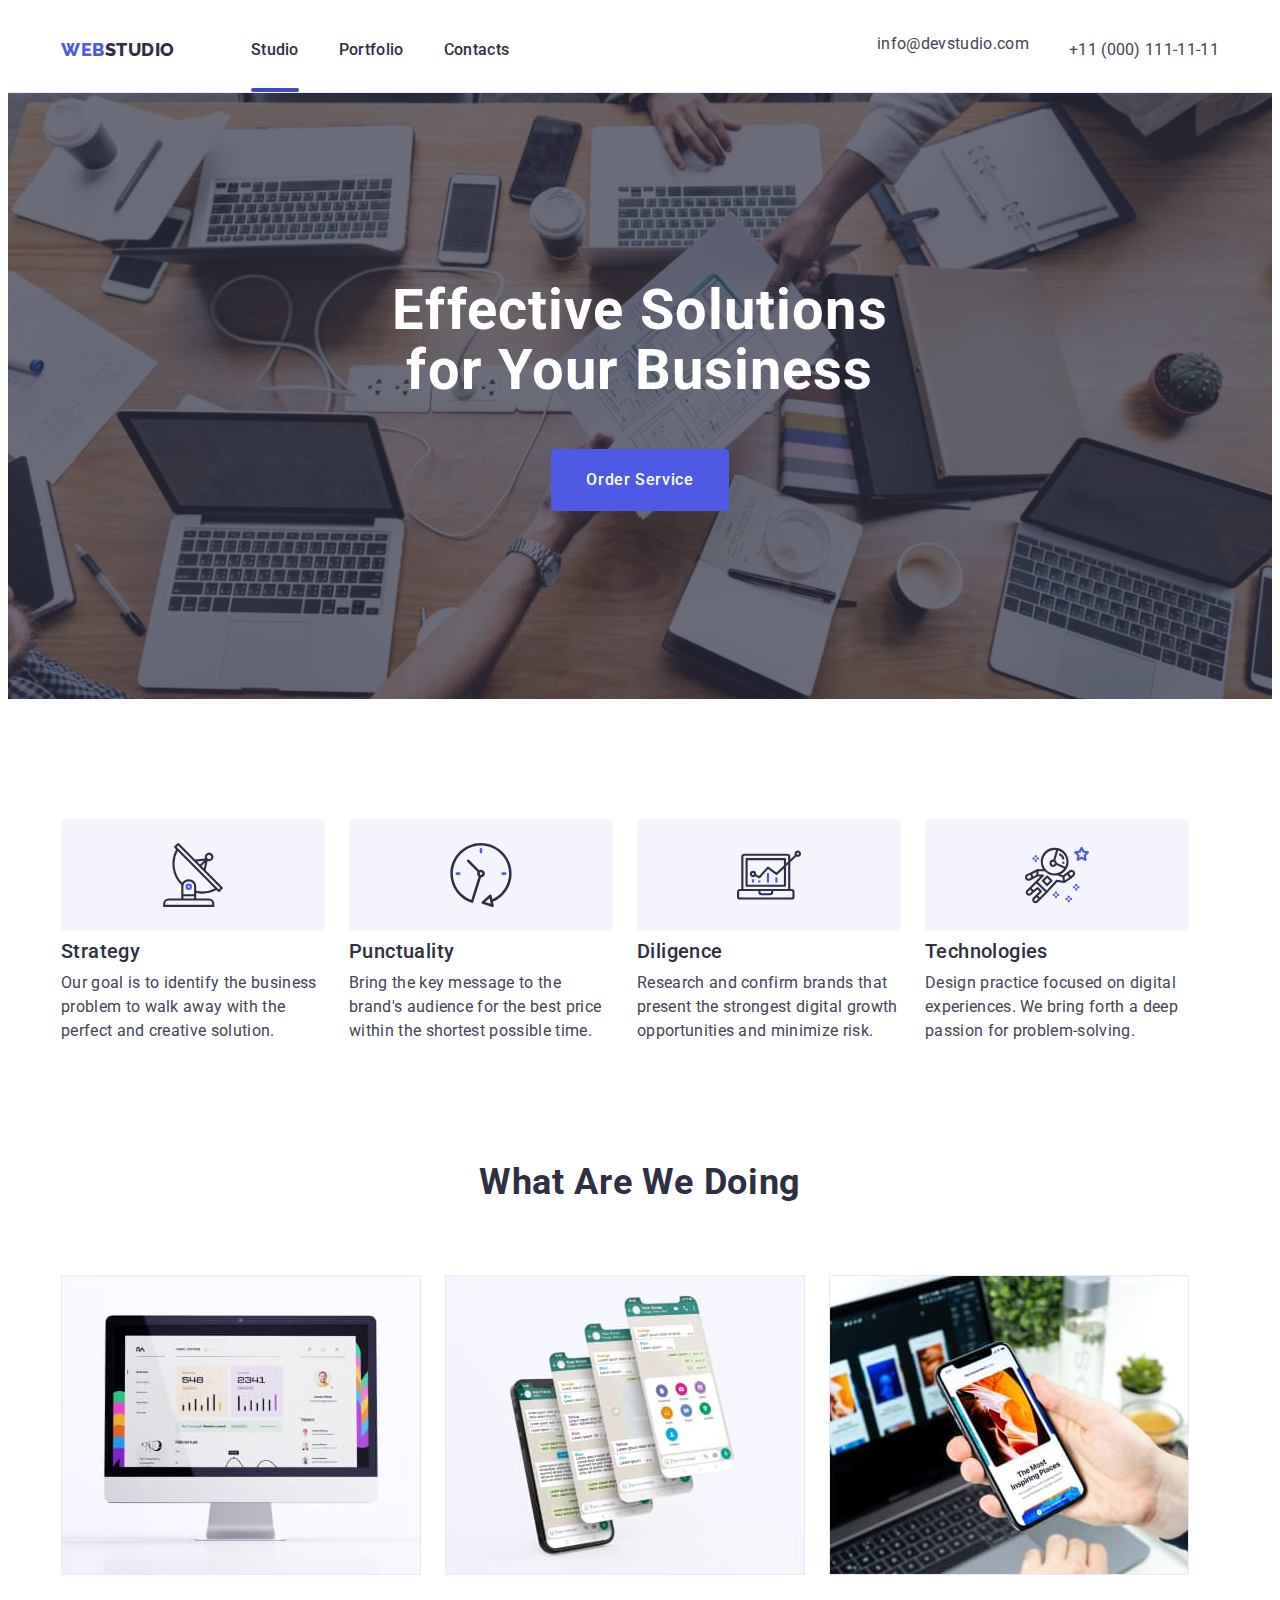
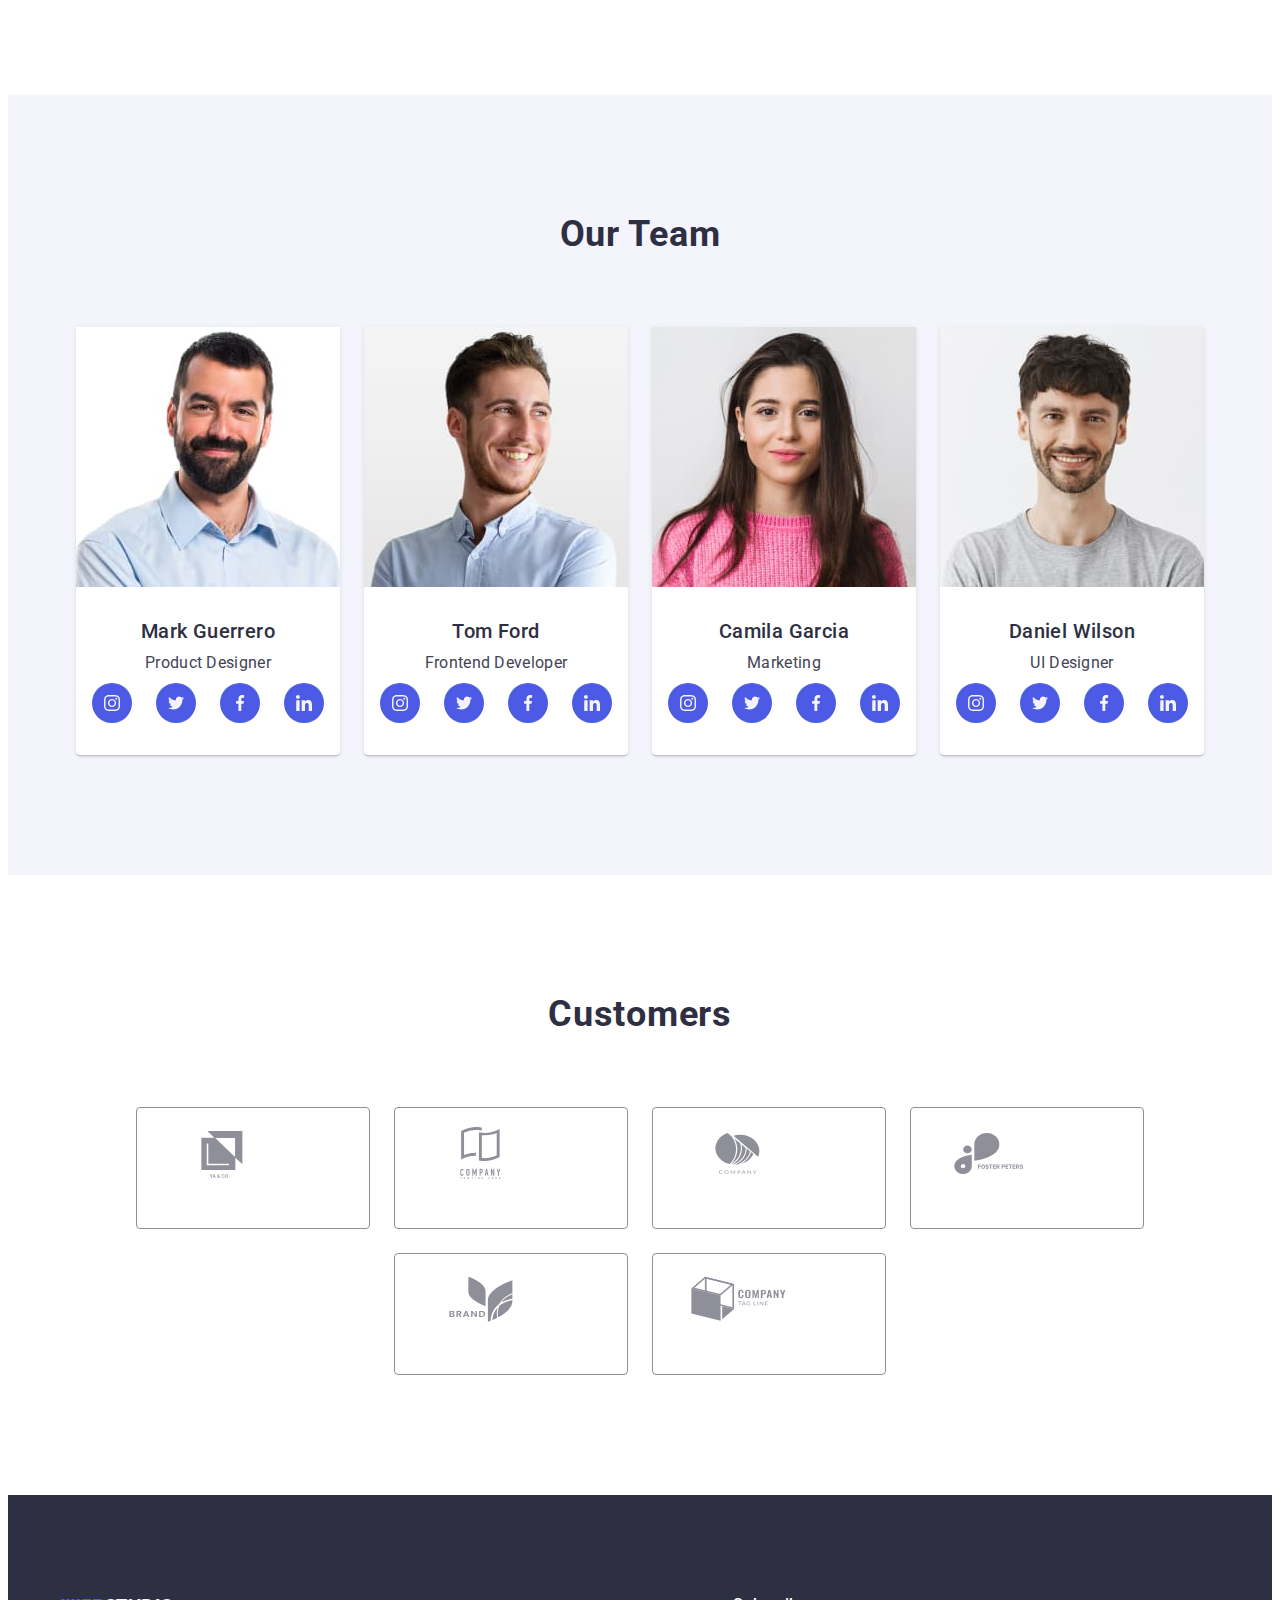
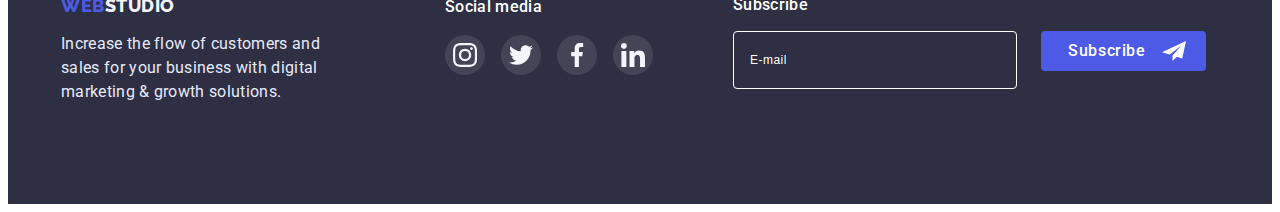
<file: index.html>
<!DOCTYPE html>
<html lang="en">
  <head>
    <meta charset="UTF-8" />
    <meta http-equiv="X-UA-Compatible" content="IE=edge" />
    <meta name="viewport" content="width=device-width, initial-scale=1.0" />
    <title>Document</title>
    <link rel="preconnect" href="https://fonts.googleapis.com" />
    <link rel="preconnect" href="https://fonts.gstatic.com" crossorigin />
    <link
      href="https://fonts.googleapis.com/css2?family=Raleway:wght@800&family=Roboto:wght@400;500;700;900&display=swap"
      rel="stylesheet"
    />
    <link
      rel="stylesheet"
      href="https://cdnjs.cloudflare.com/ajax/libs/modern-normalize/1.1.0/modern-normalize.min.css"
      integrity="sha512-wpPYUAdjBVSE4KJnH1VR1HeZfpl1ub8YT/NKx4PuQ5NmX2tKuGu6U/JRp5y+Y8XG2tV+wKQpNHVUX03MfMFn9Q=="
      crossorigin="anonymous"
      referrerpolicy="no-referrer"
    />
    <link rel="stylesheet" href="./css/styles.css" />
  </head>
  <body>
    <!--Header-->
    <header class="top-header">
      <div class="container top-header-container">
        <nav class="page-nav">
          <a class="link logo" href="./index.html"
            >Web<span class="acento">Studio</span></a
          >
          <ul class="menu list">
            <li class="menu-item">
              <a class="menu-link menu-link-studio link" href="./index.html"
                >Studio</a
              >
            </li>
            <li class="menu-item">
              <a class="menu-link link" href="./portfolio.html">Portfolio</a>
            </li>
            <li class="menu-item">
              <a class="menu-link link" href="">Contacts</a>
            </li>
          </ul>
        </nav>
        <button type="button" class="mobile-menu-open" data-menu-open>
          <svg class="mobile-menu-open-icon" width="32" height="22">
            <use href="./images/sprite-svg.svg#icon-burger"></use>
          </svg>
        </button>
        <address class="addres">
          <ul class="addres-list list">
            <li class="addres-tel addres-studio-email">
              <a
                class="addres-contact addres-contact-email link"
                href="mailto:info@devstudio.com"
                >info@devstudio.com</a
              >
            </li>
            <li class="addres-tel addres-studio-tel">
              <a
                class="addres-contact addres-contact-tel link"
                href="tel:+110001111111"
                >+11 (000) 111-11-11</a
              >
            </li>
          </ul>
        </address>
      </div>
      <div class="mobile-menu" data-menu>
        <div class="container mobile-menu-container">
          <button class="mobile-menu-close-btn" data-menu-close>
            <svg class="mobile-menu-close-svg" width="8" height="8">
              <use
                class="mobile-menu-close-icon"
                href="./images/sprite-svg.svg#modal-close"
              ></use>
            </svg>
          </button>
          <div class="menu-mobile-list">
            <ul class="list">
              <li class="menu-mobile-studio">
                <a class="link menu-mobile-page" href="">Studio</a>
              </li>
              <li class="menu-mobile-studio">
                <a class="link menu-mobile-page" href="">Portfolio</a>
              </li>
              <li class="menu-mobile-studio">
                <a class="link menu-mobile-page" href="">Contacts</a>
              </li>
            </ul>
            <ul class="list menu-mobile-contact">
              <li class="menu-mobile-contact-list">
                <a class="link menu-mobile-tel" href="tel:+110001111111"
                  >+11 (000) 111-11-11</a
                >
              </li>
              <li class="menu-mobile-contact-list">
                <a
                  class="link menu-mobile-email"
                  href="mailto:info@devstudio.com"
                  >info@devstudio.com</a
                >
              </li>
            </ul>
            <ul class="list icon-mobile-list">
              <li class="icon-mobile-list-svg">
                <a href="" class="icon-mobile-link">
                  <svg class="icon-mobile-svg" width="24" height="24">
                    <use href="./images/sprite-svg.svg#instagram"></use>
                  </svg>
                </a>
              </li>
              <li class="icon-mobile-list-svg">
                <a href="" class="icon-mobile-link">
                  <svg class="icon-mobile-svg" width="24" height="24">
                    <use href="./images/sprite-svg.svg#twitter"></use>
                  </svg>
                </a>
              </li>
              <li class="icon-mobile-list-svg">
                <a href="" class="icon-mobile-link">
                  <svg class="icon-mobile-svg" width="24" height="24">
                    <use href="./images/sprite-svg.svg#facebook"></use>
                  </svg>
                </a>
              </li>
              <li class="icon-mobile-list-svg">
                <a href="" class="icon-mobile-link">
                  <svg class="icon-mobile-svg" width="24" height="24">
                    <use href="./images/sprite-svg.svg#linkedin"></use>
                  </svg>
                </a>
              </li>
            </ul>
          </div>
        </div>
      </div>
    </header>

    <!--Main-->
    <main>
      <section class="section-hero hero-bg-image">
        <div class="container container-hero">
          <h1 class="hero">Effective Solutions for Your Business</h1>
          <button class="modal-btn-hero" type="button" data-modal-open>
            Order Service
          </button>
        </div>
      </section>
      <section class="section-features">
        <div class="container container-features">
          <h2 class="features-hidden" hidden>features</h2>
          <ul class="features-list list">
            <li class="features-item">
              <div class="icon-features">
                <svg
                  class="icon-antenna icon-features-svg"
                  width="64"
                  height="64"
                >
                  <use
                    class="icon-features-list"
                    href="./images/sprite-svg.svg#antenna"
                  ></use>
                </svg>
              </div>
              <h3 class="titel-features">Strategy</h3>
              <p class="text-features">
                Our goal is to identify the business problem to walk away with
                the perfect and creative solution.
              </p>
            </li>
            <li class="features-item">
              <div class="icon-features">
                <svg
                  class="icon-clock icon-features-svg"
                  width="64"
                  height="64"
                >
                  <use
                    class="icon-features-list"
                    href="./images/sprite-svg.svg#clock"
                  ></use>
                </svg>
              </div>
              <h3 class="titel-features">Punctuality</h3>
              <p class="text-features">
                Bring the key message to the brand's audience for the best price
                within the shortest possible time.
              </p>
            </li>
            <li class="features-item">
              <div class="icon-features">
                <svg
                  class="icon-diagram icon-features-svg"
                  width="64"
                  height="64"
                >
                  <use
                    class="icon-features-list"
                    href="./images/sprite-svg.svg#diagram"
                  ></use>
                </svg>
              </div>
              <h3 class="titel-features">Diligence</h3>
              <p class="text-features">
                Research and confirm brands that present the strongest digital
                growth opportunities and minimize risk.
              </p>
            </li>
            <li class="features-item">
              <div class="icon-features">
                <svg
                  class="icon-astronaut icon-features-svg"
                  width="64"
                  height="64"
                >
                  <use
                    class="icon-features-list"
                    href="./images/sprite-svg.svg#astronaut"
                  ></use>
                </svg>
              </div>
              <h3 class="titel-features">Technologies</h3>
              <p class="text-features">
                Design practice focused on digital experiences. We bring forth a
                deep passion for problem-solving.
              </p>
            </li>
          </ul>
        </div>
      </section>

      <section class="section-device">
        <div class="container">
          <h2 class="titel-device">What are we doing</h2>
          <ul class="device-list list">
            <li class="device-item">
              <img
                srcset="./images/device1.jpg 1x, ./images/device1@2x.jpg 2x"
                src="./images/device1.jpg"
                alt="monitor"
                width="360"
              />
            </li>
            <li class="device-item">
              <img
                srcset="./images/device2.jpg 1x, ./images/device2@2x.jpg 2x"
                src="./images/device2.jpg"
                alt="pages_in_the_smartphone"
                width="360"
              />
            </li>
            <li class="device-item">
              <img
                srcset="./images/device3.jpg 1x, ./images/device3@2x.jpg 2x"
                src="./images/device3.jpg"
                alt="smartphone_in_hands"
                width="360"
              />
            </li>
          </ul>
        </div>
      </section>
      <section class="section-people">
        <div class="container container-people">
          <h2 class="people-titel">Our Team</h2>
          <ul class="people-list list">
            <li class="people-item">
              <img
                srcset="./images/people1.jpg 1x, ./images/people1@2x.jpg 2x"
                src="./images/people1.jpg"
                alt="Mark_Guerrero"
                width="264"
              />
              <div class="people-container">
                <h3 class="people-subtitle">Mark Guerrero</h3>
                <p class="text-people">Product Designer</p>
                <ul class="icon-people list">
                  <li class="icon-people-list">
                    <a href="" class="icon-people-link icon-instagram">
                      <svg class="icon-people-social" width="16" height="16">
                        <use href="./images/sprite-svg.svg#instagram"></use>
                      </svg>
                    </a>
                  </li>
                  <li class="icon-people-list">
                    <a href="" class="icon-people-link icon-twitter">
                      <svg class="icon-people-social" width="16" height="16">
                        <use href="./images/sprite-svg.svg#twitter"></use>
                      </svg>
                    </a>
                  </li>
                  <li class="icon-people-list">
                    <a href="" class="icon-people-link icon-facebook">
                      <svg class="icon-people-social" width="16" height="16">
                        <use href="./images/sprite-svg.svg#facebook"></use>
                      </svg>
                    </a>
                  </li>
                  <li class="icon-people-list">
                    <a href="" class="icon-people-link icon-linkedin">
                      <svg class="icon-people-social" width="16" height="16">
                        <use href="./images/sprite-svg.svg#linkedin"></use>
                      </svg>
                    </a>
                  </li>
                </ul>
              </div>
            </li>
            <li class="people-item">
              <img
                srcset="./images/people2.jpg 1x, ./images/people2@2x.jpg 2x"
                src="./images/people2.jpg"
                alt="Tom_Ford"
                width="264"
              />
              <div class="people-container">
                <h3 class="people-subtitle">Tom Ford</h3>
                <p class="text-people">Frontend Developer</p>
                <ul class="icon-people list">
                  <li class="icon-people-list">
                    <a href="" class="icon-people-link icon-instagram">
                      <svg class="icon-people-social" width="16" height="16">
                        <use href="./images/sprite-svg.svg#instagram"></use>
                      </svg>
                    </a>
                  </li>
                  <li class="icon-people-list">
                    <a href="" class="icon-people-link icon-twitter">
                      <svg class="icon-people-social" width="16" height="16">
                        <use href="./images/sprite-svg.svg#twitter"></use>
                      </svg>
                    </a>
                  </li>
                  <li class="icon-people-list">
                    <a href="" class="icon-people-link icon-facebook">
                      <svg class="icon-people-social" width="16" height="16">
                        <use href="./images/sprite-svg.svg#facebook"></use>
                      </svg>
                    </a>
                  </li>
                  <li class="icon-people-list">
                    <a href="" class="icon-people-link icon-linkedin">
                      <svg class="icon-people-social" width="16" height="16">
                        <use href="./images/sprite-svg.svg#linkedin"></use>
                      </svg>
                    </a>
                  </li>
                </ul>
              </div>
            </li>
            <li class="people-item">
              <img
                srcset="./images/people3.jpg 1x, ./images/people3@2x.jpg 2x"
                src="./images/people3.jpg"
                alt="Camila_Garcia"
                width="264"
              />
              <div class="people-container">
                <h3 class="people-subtitle">Camila Garcia</h3>
                <p class="text-people">Marketing</p>
                <ul class="icon-people list">
                  <li class="icon-people-list">
                    <a href="" class="icon-people-link icon-instagram">
                      <svg class="icon-people-social" width="16" height="16">
                        <use href="./images/sprite-svg.svg#instagram"></use>
                      </svg>
                    </a>
                  </li>
                  <li class="icon-people-list">
                    <a href="" class="icon-people-link icon-twitter">
                      <svg class="icon-people-social" width="16" height="16">
                        <use href="./images/sprite-svg.svg#twitter"></use>
                      </svg>
                    </a>
                  </li>
                  <li class="icon-people-list">
                    <a href="" class="icon-people-link icon-facebook">
                      <svg class="icon-people-social" width="16" height="16">
                        <use href="./images/sprite-svg.svg#facebook"></use>
                      </svg>
                    </a>
                  </li>
                  <li class="icon-people-list">
                    <a href="" class="icon-people-link icon-linkedin">
                      <svg class="icon-people-social" width="16" height="16">
                        <use href="./images/sprite-svg.svg#linkedin"></use>
                      </svg>
                    </a>
                  </li>
                </ul>
              </div>
            </li>
            <li class="people-item">
              <img
                srcset="./images/people4.jpg 1x, ./images/people4@2x.jpg 2x"
                src="./images/people4.jpg"
                alt="Daniel_Wilson"
                width="264"
              />
              <div class="people-container">
                <h3 class="people-subtitle">Daniel Wilson</h3>
                <p class="text-people">UI Designer</p>
                <ul class="icon-people list">
                  <li class="icon-people-list">
                    <a href="" class="icon-people-link icon-instagram">
                      <svg class="icon-people-social" width="16" height="16">
                        <use href="./images/sprite-svg.svg#instagram"></use>
                      </svg>
                    </a>
                  </li>
                  <li class="icon-people-list">
                    <a href="" class="icon-people-link icon-twitter">
                      <svg class="icon-people-social" width="16" height="16">
                        <use href="./images/sprite-svg.svg#twitter"></use>
                      </svg>
                    </a>
                  </li>
                  <li class="icon-people-list">
                    <a href="" class="icon-people-link icon-facebook">
                      <svg class="icon-people-social" width="16" height="16">
                        <use href="./images/sprite-svg.svg#facebook"></use>
                      </svg>
                    </a>
                  </li>
                  <li class="icon-people-list">
                    <a href="" class="icon-people-link icon-linkedin">
                      <svg class="icon-people-social" width="16" height="16">
                        <use href="./images/sprite-svg.svg#linkedin"></use>
                      </svg>
                    </a>
                  </li>
                </ul>
              </div>
            </li>
          </ul>
        </div>
      </section>
      <section class="section-customers">
        <div class="container">
          <h2 class="customers">Customers</h2>
          <ul class="section-customers-list">
            <li class="list container-customers-list">
              <a href="" class="link customers-link">
                <svg class="icon-customers" width="104px" height="56px">
                  <use
                    class="icon-customers-list"
                    href="./images/sprite-svg.svg#icon-Logo"
                  ></use>
                </svg>
              </a>
            </li>
            <li class="list container-customers-list">
              <a href="" class="link customers-link"
                ><svg class="icon-customers" width="104px" height="56px">
                  <use
                    class="icon-customers-list"
                    href="./images/sprite-svg.svg#icon-Logo-1"
                  ></use>
                </svg>
              </a>
            </li>
            <li class="list container-customers-list">
              <a href="" class="link customers-link"
                ><svg class="icon-customers" width="104px" height="56px">
                  <use
                    class="icon-customers-list"
                    href="./images/sprite-svg.svg#icon-Logo-2"
                  ></use>
                </svg>
              </a>
            </li>
            <li class="list container-customers-list">
              <a href="" class="link customers-link"
                ><svg class="icon-customers" width="104px" height="56px">
                  <use
                    class="icon-customers-list"
                    href="./images/sprite-svg.svg#icon-Logo-3"
                  ></use>
                </svg>
              </a>
            </li>
            <li class="list container-customers-list">
              <a href="" class="link customers-link"
                ><svg class="icon-customers" width="104px" height="56px">
                  <use
                    class="icon-customers-list"
                    href="./images/sprite-svg.svg#icon-Logo-4"
                  ></use>
                </svg>
              </a>
            </li>
            <li class="list container-customers-list">
              <a href="" class="link customers-link"
                ><svg class="icon-customers" width="104px" height="56px">
                  <use
                    class="icon-customers-list"
                    href="./images/sprite-svg.svg#icon-Logo-5"
                  ></use>
                </svg>
              </a>
            </li>
          </ul>
        </div>
      </section>
    </main>
    <!--Footer-->
    <footer class="footer">
      <div class="container container-footer">
        <div class="footer-logo-text footer-logo-icon">
          <a class="link logo-footer" href="./index.html"
            >Web<span class="acento">Studio</span></a
          >
          <p class="text-footer">
            Increase the flow of customers and sales for your business with
            digital marketing & growth solutions.
          </p>
        </div>

        <div class="icon-footer">
          <h3 class="footer-social">Social media</h3>
          <ul class="footer-list list">
            <li class="icon-footer-list">
              <a class="icon-footer-link" href="">
                <svg class="icon-footer-logo" width="24" height="24">
                  <use
                    class="icon-footer-svg"
                    href="./images/sprite-svg.svg#instagram"
                  ></use>
                </svg>
              </a>
            </li>
            <li class="icon-footer-list">
              <a class="icon-footer-link" href="">
                <svg class="icon-footer-logo" width="24" height="24">
                  <use
                    class="icon-footer-svg"
                    href="./images/sprite-svg.svg#twitter"
                  ></use>
                </svg>
              </a>
            </li>
            <li class="icon-footer-list">
              <a class="icon-footer-link" href="">
                <svg class="icon-footer-logo" width="24" height="24">
                  <use
                    class="icon-footer-svg"
                    href="./images/sprite-svg.svg#facebook"
                  ></use>
                </svg>
              </a>
            </li>
            <li class="icon-footer-list">
              <a class="icon-footer-link" href="">
                <svg class="icon-footer-logo" width="24" height="24">
                  <use
                    class="icon-footer-svg"
                    href="./images/sprite-svg.svg#linkedin"
                  ></use>
                </svg>
              </a>
            </li>
          </ul>
        </div>
        <div class="footer-subscribe">
          <p class="footer-subscribe-text">Subscribe</p>
          <form class="footer-subscribe-form">
            <label>
              <input
                class="footer-subscribe-input"
                type="email"
                name="email"
                placeholder="E-mail"
            /></label>
            <button type="submit" class="modal-footer-submit">
              Subscribe<svg class="modal-footer-svg" width="24" height="24">
                <use href="./images/sprite-svg.svg#icon-Frame"></use>
              </svg>
            </button>
          </form>
        </div>
      </div>
    </footer>
    <div class="backdrop is-hidden" data-modal>
      <div class="modal">
        <button type="button" class="modal-close-btn" data-modal-close>
          <svg class="icon-modal-close" width="8" height="8">
            <use href="./images/sprite-svg.svg#modal-close"></use>
          </svg>
        </button>
        <form class="modal-form">
          <p class="modal-text">
            Leave your contacts and we will call you back
          </p>
          <label class="modal-form-field">
            <span class="modal-form-input-desc">Name</span>
            <span class="modal-form-input-wrapper">
              <input
                type="text"
                name="user_name"
                class="modal-form-input"
                required
                pattern="[a-zA-Z]+"
                minlength="2"
              />
              <svg
                class="icon-modal icon-person-black"
                width="18px"
                height="18px"
              >
                <use
                  class="icon-modal-svg"
                  href="./images/sprite-svg.svg#icon-person-black"
                ></use>
              </svg>
            </span>
          </label>
          <label class="modal-form-field">
            <span class="modal-form-input-desc">Phone</span>
            <span class="modal-form-input-wrapper">
              <input
                type="tel"
                name="user_phone"
                class="modal-form-input"
                required
                pattern="[0-9]{3}-[0-9]{3}-[0-9]{2}-[0-9]{2}"
                title="xxx-xxx-xx-xx"
              />
              <svg
                class="icon-modal icon-phone-black"
                width="18px"
                height="24px"
              >
                <use
                  class="icon-modal-svg"
                  href="./images/sprite-svg.svg#icon-phone-black"
                ></use>
              </svg>
            </span>
          </label>
          <label class="modal-form-field">
            <span class="modal-form-input-desc">Email</span>
            <span class="modal-form-input-wrapper">
              <input
                type="email"
                name="user_email"
                class="modal-form-input"
                required
              />
              <svg
                class="icon-modal icon-email-black"
                width="18px"
                height="24px"
              >
                <use
                  class="icon-modal-svg"
                  href="./images/sprite-svg.svg#icon-email-black"
                ></use>
              </svg>
            </span>
          </label>
          <label class="modal-form-field">
            <span class="modal-form-input-desc">Comment</span>
            <textarea
              name="user_message"
              class="modal-form-message"
              placeholder="Text input"
            ></textarea>
          </label>
          <div class="modal-checkbox-policy">
            <label class="modal-checkbox">
              <input
                class="modal-form-check"
                id="user-policy"
                type="checkbox"
                name="user_policy"
              />
              <span class="icon-modal-checkbox"></span>
            </label>
            <label class="modal-form-check-desc" for="user-policy">
              I accept the terms and conditions of the&nbsp;<a
                class="user-policy-link"
                href=""
                >Privacy Policy</a
              >
            </label>
          </div>
          <button type="submit" class="modal-form-submit">Send</button>
        </form>
      </div>
    </div>
    <script src="./js/modal.js"></script>
    <script src="./js/mobile_menu.js"></script>
  </body>
</html>
</file>
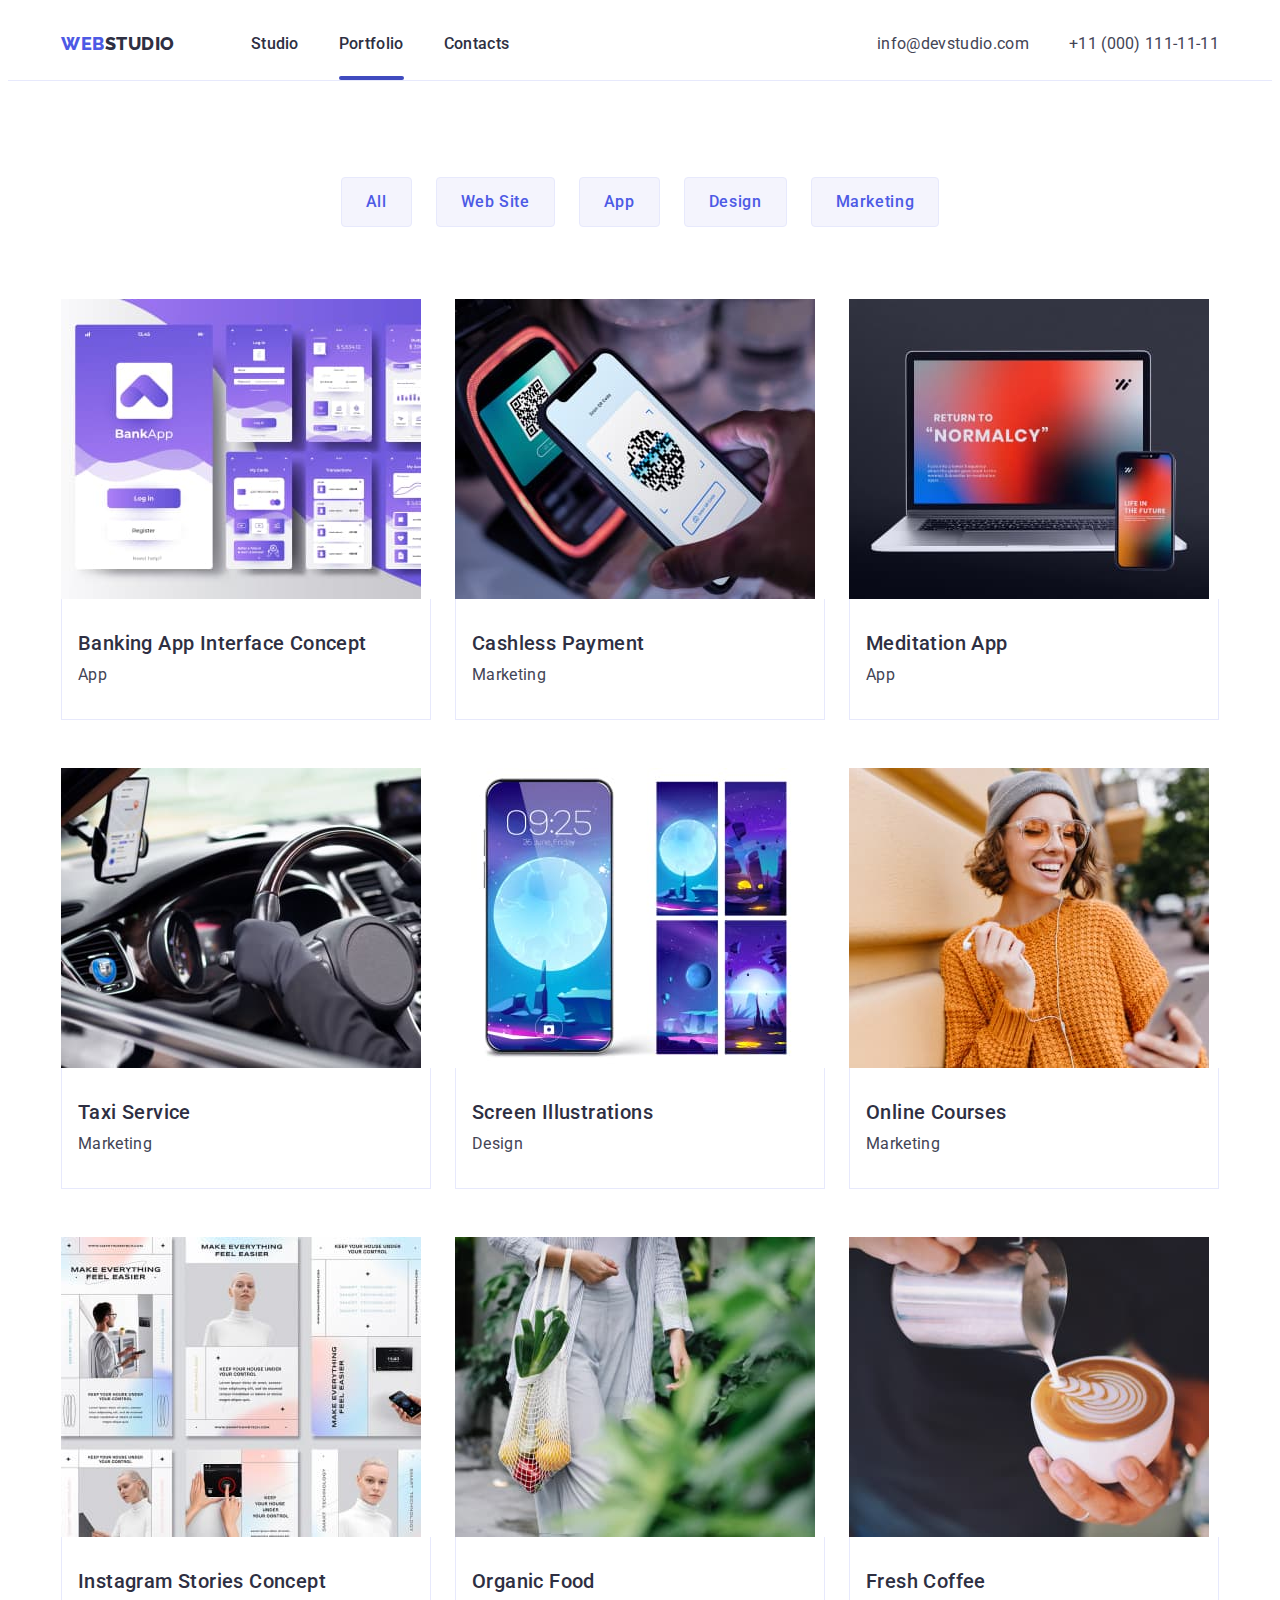
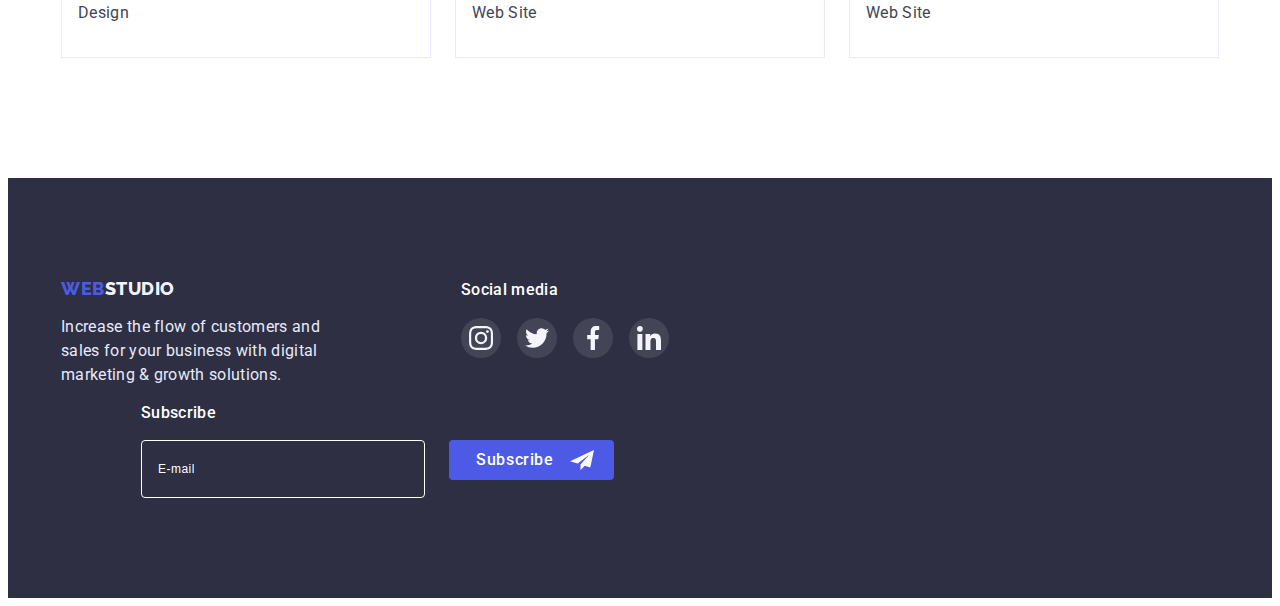
<file: portfolio.html>
<!DOCTYPE html>
<html lang="en">
  <head>
    <meta charset="UTF-8" />
    <meta http-equiv="X-UA-Compatible" content="IE=edge" />
    <meta name="viewport" content="width=device-width, initial-scale=1.0" />
    <title>Document</title>
    <link rel="preconnect" href="https://fonts.googleapis.com" />
    <link rel="preconnect" href="https://fonts.gstatic.com" crossorigin />
    <link
      href="https://fonts.googleapis.com/css2?family=Raleway:wght@800&family=Roboto:wght@400;500;700;900&display=swap"
      rel="stylesheet"
    />
    <link
      rel="stylesheet"
      href="https://cdnjs.cloudflare.com/ajax/libs/modern-normalize/1.1.0/modern-normalize.min.css"
      integrity="sha512-wpPYUAdjBVSE4KJnH1VR1HeZfpl1ub8YT/NKx4PuQ5NmX2tKuGu6U/JRp5y+Y8XG2tV+wKQpNHVUX03MfMFn9Q=="
      crossorigin="anonymous"
      referrerpolicy="no-referrer"
    />
    <link rel="stylesheet" href="./css/styles.css" />
  </head>
  <!--Header-->
  <body>
    <header class="top-header">
      <div class="container top-header-container">
        <nav class="page-nav">
          <a class="link logo" href="./index.html"
            >Web<span class="acento">Studio</span></a
          >
          <ul class="menu list">
            <li class="menu-item">
              <a class="menu-link link" href="./index.html">Studio</a>
            </li>
            <li class="menu-item">
              <a
                class="menu-link menu-link-portfolio link"
                href="./portfolio.html"
                >Portfolio</a
              >
            </li>
            <li class="menu-item">
              <a class="menu-link link" href="">Contacts</a>
            </li>
          </ul>
        </nav>
        <address class="addres">
          <ul class="addres-list list">
            <li class="addres-tel">
              <a
                class="addres-contact addres-contact-email link"
                href="mailto:info@devstudio.com"
                >info@devstudio.com</a
              >
            </li>
            <li class="addres-tel">
              <a
                class="addres-contact addres-contact-tel link"
                href="tel:+110001111111"
                >+11 (000) 111-11-11</a
              >
            </li>
          </ul>
        </address>
      </div>
    </header>

    <!--Main-->

    <main>
      <section class="section-portfolio">
        <div class="container container-portfolio">
          <h1 hidden>Portfolio</h1>
          <ul class="button-list list">
            <li class="modal-btn-portfolio">
              <button class="modal-btn" type="button">All</button>
            </li>
            <li class="modal-btn-portfolio">
              <button class="modal-btn" type="button">Web Site</button>
            </li>
            <li class="modal-btn-portfolio">
              <button class="modal-btn" type="button">App</button>
            </li>
            <li class="modal-btn-portfolio">
              <button class="modal-btn" type="button">Design</button>
            </li>
            <li class="modal-btn-portfolio">
              <button class="modal-btn" type="button">Marketing</button>
            </li>
          </ul>
          <ul class="img-list list">
            <li class="img-item">
              <a class="link img-link" href="">
                <div class="img-overlay">
                  <img
                    src="./images/portfolio_1.jpg"
                    alt="interface_banking"
                    width="360"
                  />
                  <p class="overlay overlay-text">
                    14 Stylish and User-Friendly App Design Concepts · Task
                    Manager App · Calorie Tracker App · Exotic Fruit Ecommerce
                    App · Cloud Storage App
                  </p>
                </div>

                <div class="img-container">
                  <h2 class="title-img">Banking App Interface Concept</h2>
                  <p class="text-img">App</p>
                </div>
              </a>
            </li>
            <li class="img-item">
              <a class="link img-link" href=""
                ><div class="img-overlay">
                  <img
                    src="./images/portfolio_2.jpg"
                    alt="cashless_payment"
                    width="360"
                  />
                  <p class="overlay overlay-text">
                    14 Stylish and User-Friendly App Design Concepts · Task
                    Manager App · Calorie Tracker App · Exotic Fruit Ecommerce
                    App · Cloud Storage App
                  </p>
                </div>

                <div class="img-container">
                  <h2 class="title-img">Cashless Payment</h2>
                  <p class="text-img">Marketing</p>
                </div>
              </a>
            </li>
            <li class="img-item">
              <a class="link img-link" href=""
                ><div class="img-overlay">
                  <img src="./images/portfolio_3.jpg" alt="meditaion_app" />
                  <p class="overlay overlay-text">
                    14 Stylish and User-Friendly App Design Concepts · Task
                    Manager App · Calorie Tracker App · Exotic Fruit Ecommerce
                    App · Cloud Storage App
                  </p>
                </div>

                <div class="img-container">
                  <h2 class="title-img">Meditation App</h2>
                  <p class="text-img">App</p>
                </div>
              </a>
            </li>
            <li class="img-item">
              <a class="link img-link" href=""
                ><div class="img-overlay">
                  <img src="./images/portfolio_4.jpg" alt="taxi_service" />
                  <p class="overlay overlay-text">
                    14 Stylish and User-Friendly App Design Concepts · Task
                    Manager App · Calorie Tracker App · Exotic Fruit Ecommerce
                    App · Cloud Storage App
                  </p>
                </div>

                <div class="img-container">
                  <h2 class="title-img">Taxi Service</h2>
                  <p class="text-img">Marketing</p>
                </div>
              </a>
            </li>
            <li class="img-item">
              <a class="link img-link" href=""
                ><div class="img-overlay">
                  <img
                    src="./images/portfolio_5.jpg"
                    alt="screen_Illustrations"
                  />
                  <p class="overlay overlay-text">
                    14 Stylish and User-Friendly App Design Concepts · Task
                    Manager App · Calorie Tracker App · Exotic Fruit Ecommerce
                    App · Cloud Storage App
                  </p>
                </div>

                <div class="img-container">
                  <h2 class="title-img">Screen Illustrations</h2>
                  <p class="text-img">Design</p>
                </div>
              </a>
            </li>
            <li class="img-item">
              <a class="link img-link" href=""
                ><div class="img-overlay">
                  <img src="./images/portfolio_6.jpg" alt="online_courses" />
                  <p class="overlay overlay-text">
                    14 Stylish and User-Friendly App Design Concepts · Task
                    Manager App · Calorie Tracker App · Exotic Fruit Ecommerce
                    App · Cloud Storage App
                  </p>
                </div>

                <div class="img-container">
                  <h2 class="title-img">Online Courses</h2>
                  <p class="text-img">Marketing</p>
                </div>
              </a>
            </li>
            <li class="img-item">
              <a class="link img-link" href=""
                ><div class="img-overlay">
                  <img src="./images/portfolio_7.jpg" alt="instagram_stories" />
                  <p class="overlay overlay-text">
                    14 Stylish and User-Friendly App Design Concepts · Task
                    Manager App · Calorie Tracker App · Exotic Fruit Ecommerce
                    App · Cloud Storage App
                  </p>
                </div>

                <div class="img-container">
                  <h2 class="title-img">Instagram Stories Concept</h2>
                  <p class="text-img">Design</p>
                </div>
              </a>
            </li>
            <li class="img-item">
              <a class="link img-link" href=""
                ><div class="img-overlay">
                  <img src="./images/portfolio_8.jpg" alt="organic_food" />
                  <p class="overlay overlay-text">
                    14 Stylish and User-Friendly App Design Concepts · Task
                    Manager App · Calorie Tracker App · Exotic Fruit Ecommerce
                    App · Cloud Storage App
                  </p>
                </div>

                <div class="img-container">
                  <h2 class="title-img">Organic Food</h2>
                  <p class="text-img">Web Site</p>
                </div>
              </a>
            </li>
            <li class="img-item">
              <a class="link img-link" href=""
                ><div class="img-overlay">
                  <img src="./images/portfolio_9.jpg" alt="fresh_coffee" />
                  <p class="overlay overlay-text">
                    14 Stylish and User-Friendly App Design Concepts · Task
                    Manager App · Calorie Tracker App · Exotic Fruit Ecommerce
                    App · Cloud Storage App
                  </p>
                </div>

                <div class="img-container">
                  <h2 class="title-img">Fresh Coffee</h2>
                  <p class="text-img">Web Site</p>
                </div>
              </a>
            </li>
          </ul>
        </div>
      </section>
    </main>
    <!--Footer-->
    <footer class="footer">
      <div class="container container-footer footer-list">
        <div class="footer-logo-text footer-logo-icon">
          <a class="link logo-footer" href="./index.html"
            >Web<span class="acento">Studio</span></a
          >
          <p class="text-footer">
            Increase the flow of customers and sales for your business with
            digital marketing & growth solutions.
          </p>
        </div>
        <div class="icon-footer">
          <h3 class="footer-social">Social media</h3>
          <ul class="footer-list list">
            <li class="icon-footer-list">
              <a class="icon-footer-link" href="">
                <svg class="icon-footer-logo" width="24" height="24">
                  <use
                    class="icon-footer-svg"
                    href="./images/sprite-svg.svg#instagram"
                  ></use>
                </svg>
              </a>
            </li>
            <li class="icon-footer-list">
              <a class="icon-footer-link" href="">
                <svg class="icon-footer-logo" width="24" height="24">
                  <use
                    class="icon-footer-svg"
                    href="./images/sprite-svg.svg#twitter"
                  ></use>
                </svg>
              </a>
            </li>
            <li class="icon-footer-list">
              <a class="icon-footer-link" href="">
                <svg class="icon-footer-logo" width="24" height="24">
                  <use
                    class="icon-footer-svg"
                    href="./images/sprite-svg.svg#facebook"
                  ></use>
                </svg>
              </a>
            </li>
            <li class="icon-footer-list">
              <a class="icon-footer-link" href="">
                <svg class="icon-footer-logo" width="24" height="24">
                  <use
                    class="icon-footer-svg"
                    href="./images/sprite-svg.svg#linkedin"
                  ></use>
                </svg>
              </a>
            </li>
          </ul>
        </div>
        <div class="footer-subscribe">
          <p class="footer-subscribe-text">Subscribe</p>
          <form class="footer-subscribe-form">
            <label>
              <input
                class="footer-subscribe-input"
                type="email"
                name="email"
                placeholder="E-mail"
            /></label>
            <button type="submit" class="modal-footer-submit">
              Subscribe<svg class="modal-footer-svg" width="24" height="24">
                <use href="./images/sprite-svg.svg#icon-Frame"></use>
              </svg>
            </button>
          </form>
        </div>
      </div>
      </div>
    </footer>
  </body>
</html>
</file>
<file: css/styles.css>
:root {
  --color-iris: #4d5ae5;
  --color-ocean: #404bbf;
  --color-navy-blue: #2e2f42;
  --color-green: #31d0aa;
  --color-slate: #434455;
  --color-light-slate: #8e8f99;
  --color-cornflower: #e7e9fc;
  --color-cloud: #f4f4fd;
  --color-navy-blue-modal: #2e2f42;
  --color-grey: #2e2f42;
}

.list {
  list-style: none;
}
.link {
  text-decoration: none;
}

h1,
h2,
h3,
h4,
h5,
h6,
p {
  margin-top: 0;
  margin-bottom: 0;
}

ul,
ol {
  margin-top: 0;
  margin-bottom: 0;
  padding-left: 0;
}

img {
  display: block;
  height: auto;
  max-width: 100%;
}

body {
  font-family: "Roboto", sans-serif;
  color: #434455;
}

/*===================================МЕДІА ПРАВИЛА ДЛЯ CONTAINERA======================*/
.container {
  padding-left: 15px;
  padding-right: 15px;
}
@media screen and (min-width: 480px) {
  .container {
    width: 428px;
    margin-left: auto;
    margin-right: auto;
  }
}
@media screen and (max-width: 479px) {
  .footer-subscribe-input {
    width: 290px;
  }
}
@media screen and (min-width: 480px) {
  .footer-subscribe-input {
    width: 398px;
  }
}
@media screen and (min-width: 768px) {
  .container {
    width: 738px;
  }
}
@media screen and (min-width: 1200px) {
  .container {
    width: 1158px;
  }
}
@media screen and (max-width: 767px) {
  .menu {
    display: none;
  }
  .addres-list {
    display: none;
  }
  .section-device {
    display: none;
  }
}

/*==============================MOBILE MENU======================================*/

@media screen and (max-width: 767px) {
  .top-header-container {
    display: flex;
    align-items: center;
  }
  .top-header {
    padding-top: 24px;
    padding-bottom: 22px;
  }
  .mobile-menu-open {
    margin-left: auto;
    background-color: transparent;
    border: none;
    padding: 0;
    height: 22px;
  }
  .mobile-menu {
    position: fixed;
    width: 100%;
    height: 100%;
    max-height: 796px;
    top: 0;
    left: 0;
    z-index: 1000;
    background: #ffffff;
    box-shadow: 0 0 0 100vmax rgba(0, 0, 0, 0.5);
    opacity: 0;
    visibility: hidden;
    pointer-events: none;
    transition: opacity 250ms cubic-bezier(0.4, 0, 0.2, 1),
      visibility 250ms cubic-bezier(0.4, 0, 0.2, 1);
  }
  .mobile-menu.is-open {
    opacity: 1;
    visibility: visible;
    pointer-events: auto;
  }
  .mobile-menu-container {
    height: 100%;
    position: relative;
    padding-top: 80px;
    padding-left: 40px;
    padding-bottom: 40px;
  }
  .mobile-menu-close-btn {
    position: absolute;
    top: 24px;
    right: 15px;
    width: 24px;
    height: 24px;
    background-color: transparent;
    border: none;
    padding: 0;
    line-height: 0;
    border-radius: 50%;
    border: 1px solid rgba(231, 233, 252, 1);
  }
  .menu-mobile-list {
    height: 100%;
    display: flex;
    flex-wrap: wrap;
  }
  .menu-mobile-page {
    display: block;
    font-style: normal;
    font-weight: 700;
    font-size: 36px;
    line-height: 1.11;
    letter-spacing: 0.02em;
    text-transform: capitalize;
    color: #2e2f42;
    transition: color 250ms cubic-bezier(0.4, 0, 0.2, 1);
  }
  .menu-mobile-page:hover,
  .menu-mobile-page:focus {
    color: #404bbf;
  }

  .menu-mobile-studio {
    margin-bottom: 40px;
  }
  .menu-mobile-studio:last-child {
    margin-bottom: 0;
  }
  .menu-mobile-contact {
    display: flex;
    flex-direction: column;
    justify-content: center;
    gap: 40px;
    margin-top: 284px;
    margin-bottom: 48px;
  }
  .menu-mobile-tel {
    font-style: normal;
    font-weight: 700;
    font-size: 36px;
    line-height: 1.11;
    letter-spacing: 0.02em;
    text-transform: capitalize;
    color: #4d5ae5;
  }
  .menu-mobile-email {
    font-style: normal;
    font-weight: 500;
    font-size: 20px;
    line-height: 1.2;
    letter-spacing: 0.02em;
    color: #434455;
  }
  .icon-mobile-list {
    display: flex;
    justify-content: center;
    gap: 56px;
    margin-bottom: 40px;
  }
  .icon-mobile-link {
    display: flex;
    justify-content: center;
    align-items: center;
    width: 40px;
    height: 40px;
    border-radius: 50%;
    background: #4d5ae5;
    transition: background-color 250ms cubic-bezier(0.4, 0, 0.2, 1);
  }
  .icon-mobile-link:hover,
  .icon-mobile-link:focus {
    background-color: #404bbf;
  }
  .icon-mobile-svg {
    fill: #f4f4fd;
    transition: fill 250ms cubic-bezier(0.4, 0, 0.2, 1);
  }
  .icon-mobile-link:hover .icon-mobile-svg,
  .icon-mobile-link:focus .icon-mobile-svg {
    fill: #f4f4fd;
  }
  .top-header .logo {
    font-family: "Raleway", sans-serif;
    font-weight: 800;
    font-size: 18px;
    line-height: 1.17;
    display: flex;
    align-items: center;
    letter-spacing: 0.03em;
    text-transform: uppercase;
    color: #4d5ae5;
  }
  .acento {
    font-family: "Raleway", sans-serif;
    font-weight: 800;
    font-size: 18px;
    line-height: 1.17;
    display: flex;
    align-items: center;
    letter-spacing: 0.03em;
    text-transform: uppercase;
    color: #2e2f42;
  }
  .link .logo {
    text-decoration: none;
  }
  /*HERO*/
  .section-hero {
    padding-top: 112px;
    padding-bottom: 112px;
  }
  .hero {
    width: 100%;
    height: 80px;
    margin-bottom: 72px;
  }
  .container-hero {
    display: flex;
    align-items: center;
    flex-direction: column;
    flex-wrap: wrap;
  }
  .section-hero {
    background: #2e2f42;
  }
  .hero-bg-image {
    background-image: linear-gradient(
        rgba(46, 47, 66, 0.7),
        rgba(46, 47, 66, 0.7)
      ),
      url(../images/hero_mobile.jpg);
    background-repeat: no-repeat;
    background-position: center;
    background-size: cover;
  }
  .hero {
    font-weight: 700;
    font-size: 36px;
    line-height: 1.11;
    letter-spacing: 0.02em;
    text-align: center;
    color: #ffffff;
    text-transform: capitalize;
  }
  .modal-btn-hero {
    font-family: "Roboto", sans-serif;
    font-weight: 500;
    font-size: 16px;
    line-height: 1.5;
    letter-spacing: 0.04em;
    color: #ffffff;
    cursor: pointer;
    border: solid #4d5ae5;
    background: #4d5ae5;
    border-radius: 4px;
    padding: 16px 32px;
    transition: background 250ms cubic-bezier(0.4, 0, 0.2, 1),
      border 250ms cubic-bezier(0.4, 0, 0.2, 1);
  }
  .modal-btn-hero:hover,
  .modal-btn-hero:focus {
    background: #404bbf;
    border: solid #404bbf;
  }
  .section-features {
    padding-top: 96px;
    padding-bottom: 96px;
  }

  .features-list {
    display: flex;
    align-items: center;
    flex-wrap: wrap;
    gap: 72px;
  }

  .titel-features {
    margin-bottom: 8px;
  }
  .icon-features-svg {
    display: none;
  }
  .titel-features {
    font-weight: 700;
    font-size: 36px;
    line-height: 1.11;
    text-align: center;
    letter-spacing: 0.02em;
    text-transform: capitalize;
    color: #2e2f42;
  }
  .text-features {
    font-weight: 500;
    font-size: 16px;
    line-height: 1.5;
    letter-spacing: 0.02em;
    color: #434455;
  }
  .section-people {
    padding-top: 96px;
    padding-bottom: 96px;
  }
  .people-titel {
    margin-bottom: 72px;
  }
  .people-list {
    display: flex;
    justify-content: center;
    flex-wrap: wrap;
    gap: 72px;
  }
  .people-container {
    text-align: center;
    padding-top: 32px;
    padding-bottom: 32px;
    padding-left: 16px;
    padding-right: 16px;
  }
  .people-subtitle {
    margin-bottom: 8px;
  }
  .section-people {
    background: #f4f4fd;
  }
  .people-titel {
    font-weight: 700;
    font-size: 36px;
    line-height: 1.11;
    letter-spacing: 0.02em;
    text-align: center;
    text-transform: capitalize;
    color: #2e2f42;
  }
  .people-item {
    width: 264px;
    background: #ffffff;
    box-shadow: 0px 1px 6px rgba(46, 47, 66, 0.08),
      0px 1px 1px rgba(46, 47, 66, 0.16), 0px 2px 1px rgba(46, 47, 66, 0.08);
    border-radius: 0px 0px 4px 4px;
  }
  .people-subtitle {
    font-weight: 500;
    font-size: 20px;
    line-height: 1.2;
    text-align: center;
    letter-spacing: 0.02em;
    color: #2e2f42;
  }
  .text-people {
    font-weight: 400;
    font-size: 16px;
    line-height: 1.5;
    text-align: center;
    letter-spacing: 0.02em;
    color: #434455;
    margin-bottom: 8px;
  }
  .icon-people {
    display: flex;
    justify-content: center;
    gap: 24px;
  }
  .icon-people-link {
    display: flex;
    justify-content: center;
    align-items: center;
    width: 40px;
    height: 40px;
    border-radius: 50%;
    background: #4d5ae5;
    transition: background-color 250ms cubic-bezier(0.4, 0, 0.2, 1);
  }

  .icon-people-link:hover,
  .icon-people-link:focus {
    background-color: #404bbf;
  }
  .icon-people-social {
    fill: #f4f4fd;
    transition: fill 250ms cubic-bezier(0.4, 0, 0.2, 1);
  }
  .icon-people-link:hover .icon-people-social,
  .icon-people-link:focus .icon-people-social {
    fill: #f4f4fd;
  }
  .section-customers {
    padding-top: 96px;
    padding-bottom: 96px;
  }
  .section-customers-list {
    display: flex;
    justify-content: center;
    flex-direction: row;
    flex-wrap: wrap;
    row-gap: 72px;
    column-gap: 16px;
  }

  .container-customers-list {
    width: 190px;
    height: 88px;
    padding: 16px 32px;
    border: 1px solid #8e8f99;
    border-radius: 4px;
    cursor: pointer;
    transition: border 250ms cubic-bezier(0.4, 0, 0.2, 1),
      border-radius 250ms cubic-bezier(0.4, 0, 0.2, 1);
  }

  .container-customers-list:hover,
  .container-customers-list:focus {
    border: 1px solid #404bbf;
    border-radius: 4px;
  }
  .icon-customers-list {
    fill: #8e8f99;
    transition: fill 250ms cubic-bezier(0.4, 0, 0.2, 1);
  }
  .icon-customers-list:hover,
  .icon-customers-list:focus {
    fill: #404bbf;
  }

  .container-customers-list:hover .icon-customers-list,
  .container-customers-list:focus .icon-customers-list {
    fill: #404bbf;
  }
  .customers {
    font-weight: 700;
    font-size: 36px;
    line-height: 1.11;
    text-align: center;
    letter-spacing: 0.02em;
    text-transform: capitalize;
    color: #2e2f42;
    margin-bottom: 72px;
  }
  .footer {
    background: #2e2f42;
  }
  .footer .acento {
    font-family: "Raleway", sans-serif;
    font-style: normal;
    font-weight: 800;
    font-size: 18px;
    line-height: 1.17;
    display: flex;
    align-items: center;
    letter-spacing: 0.03em;
    text-transform: uppercase;
    color: #f4f4fd;
  }
  .logo-footer {
    display: flex;
    flex-direction: row;
    justify-content: center;
    font-family: "Raleway", sans-serif;
    font-style: normal;
    font-weight: 800;
    font-size: 18px;
    line-height: 1.17;
    display: flex;
    align-items: center;
    letter-spacing: 0.03em;
    text-transform: uppercase;
    color: #4d5ae5;
  }

  .text-footer {
    width: 268px;
    height: 72px;
    font-weight: 400;
    font-size: 16px;
    line-height: 1.5;
    letter-spacing: 0.02em;
    color: #f4f4fd;
    justify-content: center;
  }
  .footer {
    padding-top: 96px;
    padding-bottom: 96px;
  }
  .footer-logo-text {
    flex-wrap: wrap;
    justify-content: start;
  }
  .footer-logo-icon {
    margin-bottom: 72px;
  }
  .logo-footer {
    margin-bottom: 16px;
  }
  .container-footer {
    display: flex;
    flex-wrap: wrap;
    justify-content: center;
  }
  .icon-footer {
    display: flex;
    flex-wrap: wrap;
    justify-content: center;
    width: 208px;
    height: 80px;
    margin-bottom: 72px;
  }
  .footer-social {
    font-weight: 500;
    font-size: 16px;
    line-height: 1.5;
    letter-spacing: 0.02em;
    color: #ffffff;
    margin-bottom: 16px;
    align-items: center;
  }
  .footer-list {
    display: flex;
    gap: 16px;
  }
  .icon-footer-link {
    display: flex;
    justify-content: center;
    align-items: center;
    width: 40px;
    height: 40px;
    border-radius: 50%;
    background-color: rgba(255, 255, 255, 0.1);
    transition: background-color 250ms cubic-bezier(0.4, 0, 0.2, 1);
  }
  .icon-footer-svg {
    fill: #f4f4fd;
  }
  .icon-footer-link:hover,
  .icon-footer-link:focus {
    background-color: #31d0aa;
  }
  .footer-subscribe {
    display: flex;
    flex-wrap: wrap;
    justify-content: center;
  }
  .footer-subscribe-form {
    width: 100%;
    display: flex;
    flex-wrap: wrap;
    justify-content: center;
  }
  .footer-subscribe-text {
    font-weight: 500;
    font-size: 16px;
    line-height: 1.5;
    letter-spacing: 0.02em;
    color: #ffffff;
    margin-bottom: 16px;
  }
  .footer-subscribe-input {
    height: 40px;
    font-weight: 400;
    font-size: 12px;
    line-height: 2;
    display: flex;
    align-items: center;
    letter-spacing: 0.04em;
    color: #ffffff;
    background-color: rgba(46, 47, 66, 1);
    border: 1px solid #ffffff;
    border-radius: 4px;
    padding-top: 8px;
    padding-bottom: 8px;
    padding-left: 16px;
    margin-bottom: 16px;
  }

  .footer-subscribe-input::placeholder {
    font-size: 12px;
    line-height: 1.7;
    width: 36px;
    color: #ffffff;
  }
  .footer-subscribe-form {
    display: flex;
  }
  .modal-footer-submit {
    display: flex;
    align-items: center;
    padding-left: 24px;
  }
  .modal-footer-submit {
    width: 165px;
    height: 40px;
    border: solid #4d5ae5;
    font-family: "Roboto", sans-serif;
    font-weight: 500;
    font-size: 16px;
    line-height: 1.5;
    letter-spacing: 0.04em;
    color: #ffffff;
    cursor: pointer;
    background: #4d5ae5;
    border-radius: 4px;
    transition: background 250ms cubic-bezier(0.4, 0, 0.2, 1),
      border 250ms cubic-bezier(0.4, 0, 0.2, 1);
  }
  .modal-footer-submit:hover,
  .modal-footer-submit:focus {
    background-color: rgba(64, 75, 191, 1);
    border: solid #404bbf;
  }
  .modal-footer-svg {
    margin-left: 16px;
  }
  /*===========================MODAL WINDOW========================*/
  .backdrop {
    position: fixed;
    z-index: 100;
    top: 0;
    left: 0;
    width: 100%;
    height: 100%;
    background-color: rgba(0, 0, 0, 0.1);
    transition: opacity 250ms cubic-bezier(0.4, 0, 0.2, 1),
      visibility 250ms cubic-bezier(0.4, 0, 0.2, 1);
  }
  .backdrop.is-hidden {
    opacity: 0;
    visibility: hidden;
    pointer-events: none;
  }
  .modal {
    position: absolute;
    top: 50%;
    left: 50%;
    transform: translate(-50%, -50%);
    width: 100%;
    height: 586px;
    background: rgba(252, 252, 252, 1);
    padding-top: 72px;
    padding-bottom: 24px;
    padding-left: 16px;
    padding-right: 16px;
  }
  .modal-close-btn {
    position: absolute;
    top: 24px;
    right: 24px;
    display: flex;
    justify-content: center;
    align-items: center;
    width: 24px;
    height: 24px;
    border-radius: 50%;
    background-color: transparent;
    border: rgba(0, 0, 0, 0.1);
    padding: 0;
    background-color: rgba(231, 233, 252, 1);
    transition: background-color 250ms cubic-bezier(0.4, 0, 0.2, 1);
  }
  .modal-close-btn:hover,
  .modal-close-btn:focus {
    background-color: rgba(64, 75, 191, 1);
  }
  .icon-modal-close {
    transition: fill 250ms cubic-bezier(0.4, 0, 0.2, 1);
  }
  .modal-close-btn:hover .icon-modal-close,
  .modal-close-btn:focus .icon-modal-close {
    fill: rgba(255, 255, 255, 1);
  }
  /*=================================ModalForm==============================*/
  .modal-text {
    font-size: 16px;
    width: 100%;
    font-weight: 500;
    line-height: 1.28;
    margin-bottom: 16px;
    color: rgba(46, 47, 66, 1);
    text-align: center;
  }
  .modal-form-field {
    margin-bottom: 8px;
  }
  .modal-form {
    display: flex;
    flex-direction: column;
  }
  .modal-form-input-desc {
    display: block;
    font-size: 12px;
    line-height: 1.16;
    color: #8e8f99;
    margin-bottom: 4px;
  }
  .modal-form-input-wrapper {
    position: relative;
  }
  .modal-form-input {
    width: 100%;
    height: 40px;
    border: 1px Solid rgba(46, 47, 66, 0.4);
    border-radius: 4px;
    padding-left: 38px;
    transition: border-color 250ms cubic-bezier(0.4, 0, 0.2, 1),
      outline 250ms cubic-bezier(0.4, 0, 0.2, 1);
  }
  .modal-form-input:focus {
    outline: none;
    border-color: rgba(77, 90, 229, 1);
  }
  .modal-form-input:focus + .icon-modal {
    fill: #4d5ae5;
  }
  .icon-modal {
    display: block;
    position: absolute;
    top: 50%;
    left: 19px;
    transform: translateY(-50%);
    transition: fill 250ms cubic-bezier(0.4, 0, 0.2, 1);
  }
  .modal-form-message {
    font-size: 14px;
    resize: none;
    width: 100%;
    border-radius: 4px;
    height: 120px;
    padding: 10px 16px;
    transition: border-color 250ms cubic-bezier(0.4, 0, 0.2, 1),
      outline 250ms cubic-bezier(0.4, 0, 0.2, 1);
  }
  .modal-form-message:focus {
    outline: none;
    border-color: rgba(77, 90, 229, 1);
  }
  .modal-form-message::placeholder {
    color: rgba(46, 47, 66, 0.4);
    font-size: 12px;
    line-height: 1.16;
  }
  /*===========================CHEKBOX============================*/

  .modal-form-check {
    position: absolute;
    width: 1px;
    height: 1px;
    margin: -1;
    padding: 0;
    overflow: hidden;
    border: 0;
    clip: rect(0 0 0 0);
  }

  .icon-modal-checkbox {
    display: block;
    align-items: center;
    background-repeat: no-repeat;
    background-position: 50% 50%;
    position: absolute;
    top: 0;
    left: 0;
    width: 16px;
    height: 16px;
    border: 1px solid rgba(142, 143, 153, 1);
    border-radius: 2px;
    cursor: pointer;
    margin: 0;
    transition: border 250ms cubic-bezier(0.4, 0, 0.2, 1);
  }

  .modal-form-check:checked + .icon-modal-checkbox {
    background-color: #404bbf;
    background-image: url(../images/icon_chek.svg);
  }
  .modal-form-check:focus + .icon-modal-checkbox {
    border: 1px solid #404bbf;
  }
  .modal-form-check-desc {
    display: flex;
    margin-left: 24px;
    font-size: 12px;
    color: rgba(142, 143, 153, 1);
  }
  .modal-checkbox-policy {
    position: relative;
    display: block;
    display: flex;
    height: 16px;
    align-items: center;
    margin-top: 8px;
    margin-bottom: 24px;
  }
  .user-policy-link {
    color: rgba(77, 90, 229, 1);
  }

  .modal-form-submit {
    box-shadow: 0px 4px 4px rgba(0, 0, 0, 0.15);
    align-self: center;
    width: 169px;
    height: 56px;
    border: solid #4d5ae5;
    font-family: "Roboto", sans-serif;
    font-weight: 500;
    font-size: 16px;
    line-height: 1.5;
    letter-spacing: 0.04em;
    color: #ffffff;
    cursor: pointer;
    background: #4d5ae5;
    border-radius: 4px;
    padding: 16px 32px;
    transition: background 250ms cubic-bezier(0.4, 0, 0.2, 1),
      border 250ms cubic-bezier(0.4, 0, 0.2, 1);
  }
  .modal-form-submit:hover,
  .modal-btn-hero:focus {
    background: #404bbf;
    border: solid #404bbf;
  }
}

@media screen and (min-device-pixel-ratio: 2) and (max-width: 767px),
  screen and (min-resolution: 192dpi) and (max-width: 767px),
  screen and (min-resolution: 2dppx) and (max-width: 767px) {
  .hero-bg-image {
    background-image: linear-gradient(
        rgba(46, 47, 66, 0.7),
        rgba(46, 47, 66, 0.7)
      ),
      url(../images/hero_mobile@2x.jpg);
  }
}

/*======================================TABLET MENU==============================*/
@media screen and (min-width: 768px) {
  .mobile-menu-open {
    display: none;
  }
  .mobile-menu {
    display: none;
  }
  .page-nav {
    display: flex;
    align-items: center;
  }
  .menu {
    display: flex;
    align-items: center;
  }
  .addres {
    display: flex;
    align-items: center;
    margin-left: auto;
  }

  .top-header {
    padding-top: 16px;
    padding-bottom: 16px;
    border-bottom: 1px solid #e7e9fc;
  }
  .top-header-container {
    display: flex;
    align-items: center;
  }
  .logo {
    margin-right: 120px;
  }
  .menu-item {
    margin-right: 40px;
  }
  .menu-item:last-child {
    margin-right: 0;
  }

  .top-header .logo {
    font-family: "Raleway", sans-serif;
    font-weight: 800;
    font-size: 18px;
    line-height: 1.17;
    display: flex;
    align-items: center;
    letter-spacing: 0.03em;
    text-transform: uppercase;
    color: #4d5ae5;
  }
  .acento {
    font-family: "Raleway", sans-serif;
    font-weight: 800;
    font-size: 18px;
    line-height: 1.17;
    display: flex;
    align-items: center;
    letter-spacing: 0.03em;
    text-transform: uppercase;
    color: #2e2f42;
  }
  .link .logo {
    text-decoration: none;
  }
  .menu-link {
    font-weight: 500;
    font-size: 16px;
    line-height: 1.5;
    letter-spacing: 0.02em;
    color: #2e2f42;
    transition: color 250ms cubic-bezier(0.4, 0, 0.2, 1);
    position: relative;
  }
  .menu-link:hover,
  .menu-link:active,
  .menu-link:focus {
    color: #404bbf;
  }
  .menu-link-studio::after {
    content: "";
    width: 100%;
    height: 4px;
    display: block;
    background-color: rgba(64, 75, 191, 1);
    position: absolute;
    border-radius: 2px;
    margin-top: 26px;
  }
  .menu-link-portfolio::after {
    content: "";
    width: 100%;
    height: 4px;
    display: block;
    background-color: rgba(64, 75, 191, 1);
    position: absolute;
    border-radius: 2px;
    margin-top: 20px;
  }
  .addres {
    font-style: normal;
  }
  .addres-contact {
    font-style: normal;
    font-weight: 400;
    font-size: 12px;
    line-height: 1.17;
    letter-spacing: 0.02em;
    color: #434455;
    transition: color 250ms cubic-bezier(0.4, 0, 0.2, 1);
  }
  .addres-contact:hover,
  .addres-contact:focus {
    color: #404bbf;
  }
  .addres-studio-email {
    margin-bottom: 12px;
  }

  /*HERO*/
  .section-hero {
    padding-top: 112px;
    padding-bottom: 112px;
  }
  .hero {
    width: 496px;
    height: 120px;
    margin-bottom: 36px;
  }
  .container-hero {
    display: flex;
    align-items: center;
    flex-direction: column;
    flex-wrap: wrap;
  }
  .section-hero {
    background: #2e2f42;
  }
  .hero-bg-image {
    background-image: linear-gradient(
        rgba(46, 47, 66, 0.7),
        rgba(46, 47, 66, 0.7)
      ),
      url(../images/hero_tablet.jpg);
    background-repeat: no-repeat;
    background-position: center;
    background-size: cover;
  }
  .hero {
    font-weight: 700;
    font-size: 56px;
    line-height: 1.07;
    letter-spacing: 0.02em;
    text-align: center;
    color: #ffffff;
  }
  .modal-btn-hero {
    font-family: "Roboto", sans-serif;
    font-weight: 500;
    font-size: 16px;
    line-height: 1.5;
    letter-spacing: 0.04em;
    color: #ffffff;
    cursor: pointer;
    border: solid #4d5ae5;
    background: #4d5ae5;
    border-radius: 4px;
    padding: 16px 32px;
    transition: background 250ms cubic-bezier(0.4, 0, 0.2, 1),
      border 250ms cubic-bezier(0.4, 0, 0.2, 1);
  }
  .modal-btn-hero:hover,
  .modal-btn-hero:focus {
    background: #404bbf;
    border: solid #404bbf;
  }
  .section-features {
    padding-top: 96px;
    padding-bottom: 96px;
  }

  .titel-features {
    margin-bottom: 8px;
  }

  .titel-features {
    font-weight: 700;
    font-size: 36px;
    line-height: 1.11;
    letter-spacing: 0.02em;
    text-transform: capitalize;
    color: #2e2f42;
  }
  .text-features {
    font-weight: 500;
    font-size: 16px;
    line-height: 1.5;
    letter-spacing: 0.02em;
    color: #434455;
  }
  .section-people {
    padding-top: 96px;
    padding-bottom: 96px;
  }
  .people-titel {
    margin-bottom: 72px;
  }
  .people-list {
    display: flex;
    justify-content: center;
    flex-wrap: wrap;
    row-gap: 64px;
    column-gap: 24px;
  }
  .people-container {
    text-align: center;
    padding-top: 32px;
    padding-bottom: 32px;
    padding-left: 16px;
    padding-right: 16px;
  }
  .people-subtitle {
    margin-bottom: 8px;
  }
  .section-people {
    background: #f4f4fd;
  }
  .people-titel {
    font-weight: 700;
    font-size: 36px;
    line-height: 1.11;
    text-align: center;
    letter-spacing: 0.02em;
    text-transform: capitalize;
    color: #2e2f42;
  }
  .people-item {
    background: #ffffff;
    box-shadow: 0px 1px 6px rgba(46, 47, 66, 0.08),
      0px 1px 1px rgba(46, 47, 66, 0.16), 0px 2px 1px rgba(46, 47, 66, 0.08);
    border-radius: 0px 0px 4px 4px;
  }
  .people-subtitle {
    font-weight: 500;
    font-size: 20px;
    line-height: 1.2;
    text-align: center;
    letter-spacing: 0.02em;
    color: #2e2f42;
  }
  .text-people {
    font-weight: 400;
    font-size: 16px;
    line-height: 1.5;
    text-align: center;
    letter-spacing: 0.02em;
    color: #434455;
    margin-bottom: 8px;
  }
  .icon-people {
    display: flex;
    justify-content: center;
    gap: 24px;
  }
  .icon-people-link {
    display: flex;
    justify-content: center;
    align-items: center;
    width: 40px;
    height: 40px;
    border-radius: 50%;
    background: #4d5ae5;
    transition: background-color 250ms cubic-bezier(0.4, 0, 0.2, 1);
  }

  .icon-people-link:hover,
  .icon-people-link:focus {
    background-color: #404bbf;
  }
  .icon-people-social {
    fill: #f4f4fd;
    transition: fill 250ms cubic-bezier(0.4, 0, 0.2, 1);
  }
  .icon-people-link:hover .icon-people-social,
  .icon-people-link:focus .icon-people-social {
    fill: #f4f4fd;
  }
  .section-customers {
    padding-top: 96px;
    padding-bottom: 96px;
  }
  .section-customers-list {
    display: flex;
    justify-content: center;
    flex-direction: row;
    flex-wrap: wrap;
    row-gap: 72px;
    column-gap: 24px;
  }

  .container-customers-list {
    width: 168px;
    height: 88px;
    padding: 16px 32px;
    border: 1px solid #8e8f99;
    border-radius: 4px;
    cursor: pointer;
    transition: border 250ms cubic-bezier(0.4, 0, 0.2, 1),
      border-radius 250ms cubic-bezier(0.4, 0, 0.2, 1);
  }

  .container-customers-list:hover,
  .container-customers-list:focus {
    border: 1px solid #404bbf;
    border-radius: 4px;
  }
  .icon-customers-list {
    fill: #8e8f99;
    transition: fill 250ms cubic-bezier(0.4, 0, 0.2, 1);
  }
  .icon-customers-list:hover,
  .icon-customers-list:focus {
    fill: #404bbf;
  }

  .container-customers-list:hover .icon-customers-list,
  .container-customers-list:focus .icon-customers-list {
    fill: #404bbf;
  }
  .customers {
    font-weight: 700;
    font-size: 36px;
    line-height: 1.11;
    text-align: center;
    letter-spacing: 0.02em;
    text-transform: capitalize;
    color: #2e2f42;
    margin-bottom: 72px;
  }
  .footer {
    background: #2e2f42;
  }
  .footer .acento {
    font-family: "Raleway", sans-serif;
    font-style: normal;
    font-weight: 800;
    font-size: 18px;
    line-height: 1.17;
    display: flex;
    align-items: center;
    letter-spacing: 0.03em;
    text-transform: uppercase;
    color: #f4f4fd;
  }
  .logo-footer {
    display: flex;
    flex-direction: row;
    font-family: "Raleway", sans-serif;
    font-style: normal;
    font-weight: 800;
    font-size: 18px;
    line-height: 1.17;
    display: flex;
    align-items: center;
    letter-spacing: 0.03em;
    text-transform: uppercase;
    color: #4d5ae5;
  }

  .text-footer {
    width: 264px;
    font-weight: 400;
    font-size: 16px;
    line-height: 1.5;
    letter-spacing: 0.02em;
    color: #f4f4fd;
    justify-content: center;
  }
  .footer {
    padding-top: 96px;
    padding-bottom: 96px;
  }
  .footer-logo-text {
    margin-right: 24px;
    margin-bottom: 72px;
  }

  .logo-footer {
    margin-bottom: 16px;
  }
  .footer-list {
    display: flex;
    flex-wrap: wrap;
    gap: 16px;
  }
  .container-footer {
    display: flex;
    flex-wrap: wrap;
    padding-left: 90px;
  }

  .icon-footer {
    display: flex;
    flex-wrap: wrap;
    width: 208px;
    height: 80px;
    margin-bottom: 144px;
  }
  .footer-social {
    font-weight: 500;
    font-size: 16px;
    line-height: 1.5;
    letter-spacing: 0.02em;
    color: #ffffff;
    margin-bottom: 16px;
  }
  .icon-footer-link {
    display: flex;
    justify-content: center;
    align-items: center;
    width: 40px;
    height: 40px;
    border-radius: 50%;
    background-color: rgba(255, 255, 255, 0.1);
    transition: background-color 250ms cubic-bezier(0.4, 0, 0.2, 1);
  }
  .icon-footer-svg {
    fill: #f4f4fd;
  }
  .icon-footer-link:hover,
  .icon-footer-link:focus {
    background-color: #31d0aa;
  }
  .footer-subscribe {
    flex-wrap: wrap;
    justify-content: center;
  }
  .footer-subscribe-form {
    display: flex;
    flex-wrap: wrap;
    justify-content: center;
  }
  .footer-subscribe-text {
    font-weight: 500;
    font-size: 16px;
    line-height: 1.5;
    letter-spacing: 0.02em;
    color: #ffffff;
    margin-bottom: 16px;
  }
  .footer-subscribe-input {
    width: 264px;
    height: 40px;
    font-weight: 400;
    font-size: 12px;
    line-height: 2;
    display: flex;
    align-items: center;
    letter-spacing: 0.04em;
    color: #ffffff;
    background-color: rgba(46, 47, 66, 1);
    border: 1px solid #ffffff;
    border-radius: 4px;
    padding-top: 8px;
    padding-bottom: 8px;
    padding-left: 16px;
    margin-bottom: 16px;
    margin-right: 24px;
  }

  .footer-subscribe-input::placeholder {
    font-size: 12px;
    line-height: 1.7;
    width: 36px;
    color: #ffffff;
  }
  .footer-subscribe-form {
    display: flex;
  }
  .modal-footer-submit {
    display: flex;
    align-items: center;
    padding-left: 24px;
  }
  .modal-footer-submit {
    width: 165px;
    height: 40px;
    border: solid #4d5ae5;
    font-family: "Roboto", sans-serif;
    font-weight: 500;
    font-size: 16px;
    line-height: 1.5;
    letter-spacing: 0.04em;
    color: #ffffff;
    cursor: pointer;
    background: #4d5ae5;
    border-radius: 4px;
    transition: background 250ms cubic-bezier(0.4, 0, 0.2, 1),
      border 250ms cubic-bezier(0.4, 0, 0.2, 1);
  }
  .modal-footer-submit:hover,
  .modal-footer-submit:focus {
    background-color: rgba(64, 75, 191, 1);
    border: solid #404bbf;
  }
  .modal-footer-svg {
    margin-left: 16px;
  }
  /*===========================MODAL WINDOW========================*/
  .backdrop {
    position: fixed;
    z-index: 100;
    top: 0;
    left: 0;
    width: 100%;
    height: 100%;
    background-color: rgba(0, 0, 0, 0.1);
    transition: opacity 250ms cubic-bezier(0.4, 0, 0.2, 1),
      visibility 250ms cubic-bezier(0.4, 0, 0.2, 1);
  }
  .backdrop.is-hidden {
    opacity: 0;
    visibility: hidden;
    pointer-events: none;
  }
  .modal {
    position: absolute;
    top: 50%;
    left: 50%;
    transform: translate(-50%, -50%);
    width: 408px;
    height: 586px;
    background: rgba(252, 252, 252, 1);
    padding-top: 72px;
    padding-bottom: 24px;
    padding-left: 23px;
    padding-right: 25px;
  }
  .modal-close-btn {
    position: absolute;
    top: 24px;
    right: 24px;
    display: flex;
    justify-content: center;
    align-items: center;
    width: 24px;
    height: 24px;
    border-radius: 50%;
    background-color: transparent;
    border: rgba(0, 0, 0, 0.1);
    padding: 0;
    background-color: rgba(231, 233, 252, 1);
    transition: background-color 250ms cubic-bezier(0.4, 0, 0.2, 1);
  }
  .modal-close-btn:hover,
  .modal-close-btn:focus {
    background-color: rgba(64, 75, 191, 1);
  }
  .icon-modal-close {
    transition: fill 250ms cubic-bezier(0.4, 0, 0.2, 1);
  }
  .modal-close-btn:hover .icon-modal-close,
  .modal-close-btn:focus .icon-modal-close {
    fill: rgba(255, 255, 255, 1);
  }
  /*=================================ModalForm==============================*/
  .modal-text {
    font-size: 16px;
    width: 360px;
    font-weight: 500;
    line-height: 1.28;
    margin-bottom: 16px;
    color: rgba(46, 47, 66, 1);
    text-align: center;
  }
  .modal-form-field {
    margin-bottom: 8px;
  }
  .modal-form {
    display: flex;
    flex-direction: column;
  }
  .modal-form-input-desc {
    display: block;
    font-size: 12px;
    line-height: 1.16;
    color: #8e8f99;
    margin-bottom: 4px;
  }
  .modal-form-input-wrapper {
    position: relative;
  }
  .modal-form-input {
    width: 100%;
    height: 40px;
    border: 1px Solid rgba(46, 47, 66, 0.4);
    border-radius: 4px;
    padding-left: 38px;
    transition: border-color 250ms cubic-bezier(0.4, 0, 0.2, 1),
      outline 250ms cubic-bezier(0.4, 0, 0.2, 1);
  }
  .modal-form-input:focus {
    outline: none;
    border-color: rgba(77, 90, 229, 1);
  }
  .modal-form-input:focus + .icon-modal {
    fill: #4d5ae5;
  }
  .icon-modal {
    display: block;
    position: absolute;
    top: 50%;
    left: 19px;
    transform: translateY(-50%);
    transition: fill 250ms cubic-bezier(0.4, 0, 0.2, 1);
  }
  .modal-form-message {
    font-size: 14px;
    resize: none;
    width: 100%;
    border-radius: 4px;
    height: 120px;
    padding: 10px 16px;
    transition: border-color 250ms cubic-bezier(0.4, 0, 0.2, 1),
      outline 250ms cubic-bezier(0.4, 0, 0.2, 1);
  }
  .modal-form-message:focus {
    outline: none;
    border-color: rgba(77, 90, 229, 1);
  }
  .modal-form-message::placeholder {
    color: rgba(46, 47, 66, 0.4);
    font-size: 12px;
    line-height: 1.16;
  }
  /*===========================CHEKBOX============================*/

  .modal-form-check {
    position: absolute;
    width: 1px;
    height: 1px;
    margin: -1;
    padding: 0;
    overflow: hidden;
    border: 0;
    clip: rect(0 0 0 0);
  }

  .icon-modal-checkbox {
    display: block;
    align-items: center;
    background-repeat: no-repeat;
    background-position: 50% 50%;
    position: absolute;
    top: 0;
    left: 0;
    width: 16px;
    height: 16px;
    border: 1px solid rgba(142, 143, 153, 1);
    border-radius: 2px;
    cursor: pointer;
    margin: 0;
    transition: border 250ms cubic-bezier(0.4, 0, 0.2, 1);
  }

  .modal-form-check:checked + .icon-modal-checkbox {
    background-color: #404bbf;
    background-image: url(../images/icon_chek.svg);
  }
  .modal-form-check:focus + .icon-modal-checkbox {
    border: 1px solid #404bbf;
  }
  .modal-form-check-desc {
    display: flex;
    margin-left: 24px;
    font-size: 12px;
    color: rgba(142, 143, 153, 1);
  }
  .modal-checkbox-policy {
    position: relative;
    display: block;
    display: flex;
    height: 16px;
    align-items: center;
    margin-top: 8px;
    margin-bottom: 24px;
  }
  .user-policy-link {
    color: rgba(77, 90, 229, 1);
  }

  .modal-form-submit {
    box-shadow: 0px 4px 4px rgba(0, 0, 0, 0.15);
    align-self: center;
    width: 169px;
    height: 56px;
    border: solid #4d5ae5;
    font-family: "Roboto", sans-serif;
    font-weight: 500;
    font-size: 16px;
    line-height: 1.5;
    letter-spacing: 0.04em;
    color: #ffffff;
    cursor: pointer;
    background: #4d5ae5;
    border-radius: 4px;
    padding: 16px 32px;
    transition: background 250ms cubic-bezier(0.4, 0, 0.2, 1),
      border 250ms cubic-bezier(0.4, 0, 0.2, 1);
  }
  .modal-form-submit:hover,
  .modal-btn-hero:focus {
    background: #404bbf;
    border: solid #404bbf;
  }
}
@media screen and (min-device-pixel-ratio: 2) and (min-width: 768px),
  screen and (min-resolution: 192dpi) and (min-width: 768px),
  screen and (min-resolution: 2dppx) and (min-width: 768px) {
  .hero-bg-image {
    background-image: linear-gradient(
        rgba(46, 47, 66, 0.7),
        rgba(46, 47, 66, 0.7)
      ),
      url(../images/hero_tablet@2x.jpg);
  }
}
@media screen and (min-width: 768px) and (max-width: 1199px) {
  .icon-features-svg {
    display: none;
  }
  .features-list {
    display: flex;
    flex-direction: row;
    flex-wrap: wrap;
    row-gap: 72px;
    column-gap: 24px;
  }

  .features-item {
    width: calc((100% - 24px) / 2);
  }
  .section-device {
    display: none;
  }
}
/*==========================================DESKTOP MENU====================================*/

@media screen and (min-width: 1200px) {
  .top-header {
    padding-top: 24px;
    padding-bottom: 24px;
    border-bottom: 1px solid #e7e9fc;
  }

  .top-header-container {
    display: flex;
    align-items: center;
  }
  .logo {
    margin-right: 76px;
  }
  .page-nav {
    display: flex;
    align-items: center;
  }
  .menu {
    display: flex;
    align-items: center;
  }
  .menu-item {
    margin-right: 40px;
  }
  .menu-item:last-child {
    margin-right: 0;
  }
  .addres {
    margin-left: auto;
  }
  .addres-list {
    display: flex;
    align-items: center;
  }
  .addres-tel {
    margin-right: 40px;
  }
  .addres-tel:last-child {
    margin-right: 0;
  }
  .top-header .logo {
    font-family: "Raleway", sans-serif;
    font-weight: 800;
    font-size: 18px;
    line-height: 1.17;
    display: flex;
    align-items: center;
    letter-spacing: 0.03em;
    text-transform: uppercase;
    color: #4d5ae5;
  }
  .acento {
    font-family: "Raleway", sans-serif;
    font-weight: 800;
    font-size: 18px;
    line-height: 1.17;
    display: flex;
    align-items: center;
    letter-spacing: 0.03em;
    text-transform: uppercase;
    color: #2e2f42;
  }
  .link .logo {
    text-decoration: none;
  }
  .menu-link {
    font-weight: 500;
    font-size: 16px;
    line-height: 1.5;
    letter-spacing: 0.02em;
    color: #2e2f42;
    transition: color 250ms cubic-bezier(0.4, 0, 0.2, 1);
    position: relative;
  }
  .menu-link:hover,
  .menu-link:active,
  .menu-link:focus {
    color: #404bbf;
  }
  .menu-link-studio::after {
    content: "";
    width: 100%;
    height: 4px;
    display: block;
    background-color: rgba(64, 75, 191, 1);
    position: absolute;
    border-radius: 2px;
    margin-top: 26px;
  }
  .menu-link-portfolio::after {
    content: "";
    width: 100%;
    height: 4px;
    display: block;
    background-color: rgba(64, 75, 191, 1);
    position: absolute;
    border-radius: 2px;
    margin-top: 20px;
  }
  .addres {
    font-style: normal;
  }
  .addres-contact {
    font-style: normal;
    font-weight: 400;
    font-size: 16px;
    line-height: 1.5;
    letter-spacing: 0.02em;
    color: #434455;
    transition: color 250ms cubic-bezier(0.4, 0, 0.2, 1);
  }
  .addres-contact:hover,
  .addres-contact:focus {
    color: #404bbf;
  }
  .section-hero {
    padding-top: 188px;
    padding-bottom: 188px;
  }
  .hero {
    max-width: 496px;
    margin-bottom: 48px;
  }
  .container-hero {
    display: flex;
    align-items: center;
    flex-direction: column;
    flex-wrap: wrap;
  }
  .section-hero {
    background: #2e2f42;
  }
  .hero-bg-image {
    margin-left: auto;
    margin-right: auto;
    background-image: linear-gradient(
        rgba(46, 47, 66, 0.7),
        rgba(46, 47, 66, 0.7)
      ),
      url(../images/hero_desktop.jpg);
    background-repeat: no-repeat;
    background-position: center;
    background-size: cover;
  }
  .hero {
    font-weight: 700;
    font-size: 56px;
    line-height: 1.07;
    letter-spacing: 0.02em;
    text-align: center;
    color: #ffffff;
  }
  .modal-btn-hero {
    font-family: "Roboto", sans-serif;
    font-weight: 500;
    font-size: 16px;
    line-height: 1.5;
    letter-spacing: 0.04em;
    color: #ffffff;
    cursor: pointer;
    border: solid #4d5ae5;
    background: #4d5ae5;
    border-radius: 4px;
    padding: 16px 32px;
    transition: background 250ms cubic-bezier(0.4, 0, 0.2, 1),
      border 250ms cubic-bezier(0.4, 0, 0.2, 1);
  }
  .modal-btn-hero:hover,
  .modal-btn-hero:focus {
    background: #404bbf;
    border: solid #404bbf;
  }
  .section-features {
    padding-top: 120px;
    padding-bottom: 120px;
  }
  .container-features {
    display: flex;
  }
  .features-list {
    display: flex;
    justify-content: center;
    gap: 24px;
  }
  .features-item {
    width: 264px;
  }

  .titel-features {
    margin-top: 8px;
    margin-bottom: 8px;
  }
  .icon-features {
    display: flex;
    align-items: center;
    justify-content: center;
    background-color: #f4f4fd;
    border-radius: 4px;
    width: 264px;
    height: 112px;
  }

  .icon-features-list {
    padding: 100px 24px;
  }
  .titel-features {
    font-weight: 500;
    font-size: 20px;
    line-height: 1.2;
    letter-spacing: 0.02em;
    color: #2e2f42;
  }
  .text-features {
    width: 264px;
    height: 72px;
    font-weight: 400;
    font-size: 16px;
    line-height: 1.5;
    letter-spacing: 0.02em;
    color: #434455;
  }
  .section-device {
    padding-bottom: 120px;
  }
  .titel-device {
    align-items: center;
    margin-bottom: 72px;
  }
  .device-list {
    display: flex;
  }
  .device-item:not(:last-child) {
    margin-right: 24px;
  }
  .titel-device {
    font-weight: 700;
    font-size: 36px;
    line-height: 1.11;
    letter-spacing: 0.02em;
    text-align: center;
    text-transform: capitalize;
    color: #2e2f42;
  }
  .section-people {
    padding-top: 120px;
    padding-bottom: 120px;
  }
  .people-titel {
    margin-bottom: 72px;
  }
  .people-list {
    display: flex;
    align-items: center;
    gap: 24px;
  }
  .people-container {
    text-align: center;
    padding-top: 32px;
    padding-bottom: 32px;
    padding-left: 16px;
    padding-right: 16px;
  }
  .people-subtitle {
    margin-bottom: 8px;
  }
  .section-people {
    background: #f4f4fd;
  }
  .people-titel {
    font-weight: 700;
    font-size: 36px;
    line-height: 1.11;
    letter-spacing: 0.02em;
    text-align: center;
    text-transform: capitalize;
    color: #2e2f42;
  }
  .people-item {
    background: #ffffff;
    box-shadow: 0px 1px 6px rgba(46, 47, 66, 0.08),
      0px 1px 1px rgba(46, 47, 66, 0.16), 0px 2px 1px rgba(46, 47, 66, 0.08);
    border-radius: 0px 0px 4px 4px;
  }
  .people-subtitle {
    font-weight: 500;
    font-size: 20px;
    line-height: 1.2;
    letter-spacing: 0.02em;
    color: #2e2f42;
  }
  .text-people {
    font-size: 16px;
    line-height: 1.5;
    letter-spacing: 0.02em;
    color: #434455;
    margin-bottom: 8px;
  }
  .icon-people {
    display: flex;
    justify-content: center;
    gap: 24px;
  }
  .icon-people-link {
    display: flex;
    justify-content: center;
    align-items: center;
    width: 40px;
    height: 40px;
    border-radius: 50%;
    background: #4d5ae5;
    transition: background-color 250ms cubic-bezier(0.4, 0, 0.2, 1);
  }

  .icon-people-link:hover,
  .icon-people-link:focus {
    background-color: #404bbf;
  }
  .icon-people-social {
    fill: #f4f4fd;
    transition: fill 250ms cubic-bezier(0.4, 0, 0.2, 1);
  }
  .icon-people-link:hover .icon-people-social,
  .icon-people-link:focus .icon-people-social {
    fill: #f4f4fd;
  }
  .section-customers {
    padding-top: 120px;
    padding-bottom: 120px;
  }
  .section-customers-list {
    display: flex;
    justify-content: center;
    align-items: center;
    gap: 24px;
  }

  .container-customers-list {
    width: 168px;
    height: 88px;
    padding: 16px 32px;
    border: 1px solid #8e8f99;
    border-radius: 4px;
    cursor: pointer;
    transition: border 250ms cubic-bezier(0.4, 0, 0.2, 1),
      border-radius 250ms cubic-bezier(0.4, 0, 0.2, 1);
  }

  .container-customers-list:hover,
  .container-customers-list:focus {
    border: 1px solid #404bbf;
    border-radius: 4px;
  }
  .icon-customers-list {
    fill: #8e8f99;
    transition: fill 250ms cubic-bezier(0.4, 0, 0.2, 1);
  }
  .icon-customers-list:hover,
  .icon-customers-list:focus {
    fill: #404bbf;
  }

  .container-customers-list:hover .icon-customers-list,
  .container-customers-list:focus .icon-customers-list {
    fill: #404bbf;
  }
  .customers {
    font-weight: 700;
    font-size: 36px;
    line-height: 1.11;
    text-align: center;
    letter-spacing: 0.02em;
    text-transform: capitalize;
    color: #2e2f42;
    margin-bottom: 72px;
  }
  .footer {
    background: #2e2f42;
  }
  .footer .acento {
    font-family: "Raleway", sans-serif;
    font-style: normal;
    font-weight: 800;
    font-size: 18px;
    line-height: 1.17;
    display: flex;
    align-items: center;
    letter-spacing: 0.03em;
    text-transform: uppercase;
    color: #f4f4fd;
  }
  .logo-footer {
    font-family: "Raleway", sans-serif;
    font-style: normal;
    font-weight: 800;
    font-size: 18px;
    line-height: 1.17;
    display: flex;
    align-items: center;
    letter-spacing: 0.03em;
    text-transform: uppercase;
    color: #4d5ae5;
  }

  .text-footer {
    width: 264px;
    height: 72px;
    font-size: 16px;
    line-height: 1.5;
    letter-spacing: 0.02em;
    color: #e7e9fc;
  }
  .footer {
    padding-top: 100px;
    padding-bottom: 100px;
  }
  .container-footer {
    display: flex;
    padding-left: 15px;
  }
  .footer-logo-text {
    margin-right: 120px;
    margin-bottom: 0;
  }

  .logo-footer {
    margin-bottom: 16px;
  }
  .footer-list {
    display: flex;
  }
  .icon-footer {
    display: block;
    width: 208px;
    height: 80px;
    margin-bottom: 0;
  }
  .footer-social {
    font-weight: 500;
    font-size: 16px;
    line-height: 1.5;
    letter-spacing: 0.02em;
    color: #ffffff;
    margin-bottom: 16px;
  }
  .footer-list {
    display: flex;
    gap: 16px;
  }
  .icon-footer-link {
    display: flex;
    justify-content: center;
    align-items: center;
    width: 40px;
    height: 40px;
    border-radius: 50%;
    background-color: rgba(255, 255, 255, 0.1);
    transition: background-color 250ms cubic-bezier(0.4, 0, 0.2, 1);
  }
  .icon-footer-svg {
    fill: #f4f4fd;
  }
  .icon-footer-link:hover,
  .icon-footer-link:focus {
    background-color: #31d0aa;
  }
  .footer-subscribe {
    display: block;
    margin-left: 80px;
  }
  .footer-subscribe-form {
    display: flex;
  }
  .footer-subscribe-text {
    font-size: 16px;
    line-height: 1.28;
    width: 75px;
    color: #ffffff;
    margin-bottom: 16px;
  }
  .footer-subscribe-input {
    width: 264px;
    height: 40px;
    background-color: rgba(46, 47, 66, 1);
    border: 1px solid #ffffff;
    border-radius: 4px;
    padding-top: 8px;
    padding-bottom: 8px;
    padding-left: 16px;
    margin-right: 24px;
    margin-bottom: 0;
  }

  .footer-subscribe-input::placeholder {
    font-size: 12px;
    line-height: 1.7;
    width: 36px;
    color: #ffffff;
  }
  .footer-subscribe-form {
    display: flex;
  }
  .modal-footer-submit {
    display: flex;
    align-items: center;
    padding-left: 24px;
  }
  .modal-footer-submit {
    width: 165px;
    height: 40px;
    border: solid #4d5ae5;
    font-family: "Roboto", sans-serif;
    font-weight: 500;
    font-size: 16px;
    line-height: 1.5;
    letter-spacing: 0.04em;
    color: #ffffff;
    cursor: pointer;
    background: #4d5ae5;
    border-radius: 4px;
    transition: background 250ms cubic-bezier(0.4, 0, 0.2, 1),
      border 250ms cubic-bezier(0.4, 0, 0.2, 1);
  }
  .modal-footer-submit:hover,
  .modal-footer-submit:focus {
    background-color: rgba(64, 75, 191, 1);
    border: solid #404bbf;
  }
  .modal-footer-svg {
    margin-left: 16px;
  }
  .modal {
    height: 584px;
    padding-left: 24px;
    padding-right: 24px;
  }
}
@media screen and (min-device-pixel-ratio: 2) and (min-width: 1200px),
  screen and (min-resolution: 192dpi) and (min-width: 1200px),
  screen and (min-resolution: 2dppx) and (min-width: 1200px) {
  .hero-bg-image {
    background-image: linear-gradient(
        rgba(46, 47, 66, 0.7),
        rgba(46, 47, 66, 0.7)
      ),
      url(../images/hero_desktop@2x.jpg);
  }
}
/*==========================================CONTAINER HERO==================================*/

/*======

=========*/
/*========================================CONTAINER FEATURES===============================*/
/*

*/
/*========================================CONTAINER DEVICE===============================*/

/*========================================CONTAINER PEOPLE===============================*/
/*

*/

/*======================STUDIO HERO=========================*/
/**/
/*==========================================STUDIO FEATURES============================*/
/*
*/
/*==========================================STUDIO DEVICE============================*/

/*==========================================STUDIO PEOPLE============================*/
/*

*/
/*==========================================STUDIO CUSTOMERS============================*/
/*
*/

/*============================FOOTER LOGO==========================*/

/*
*/
/*================================FooterSubscribe=========================*/
/**/
/*====================================CONTAINER PORTFOLIO==================*/
.section-portfolio {
  padding-top: 96px;
  padding-bottom: 120px;
}
.button-list {
  display: flex;
  justify-content: center;
  flex-direction: row;
  align-items: center;
  padding: 0;
  margin: 0;
  margin-bottom: 72px;
}
.modal-btn {
  margin: 0;
  padding: 0;
  padding: 12px 24px;
}
.modal-btn-portfolio {
  margin-right: 24px;
}
.modal-btn-portfolio:last-child {
  margin-right: 0;
}

.img-list {
  display: flex;
  flex-wrap: wrap;
  gap: 24px;
  row-gap: 48px;
  column-gap: 24px;
}
.title-img {
  margin-bottom: 8px;
}
.img-item {
  width: calc((100% - 48px) / 3);
}
.img-container {
  padding-top: 32px;
  padding-bottom: 32px;
  padding-left: 16px;
  border-right: 1px solid #e7e9fc;
  border-bottom: 1px solid #e7e9fc;
  border-left: 1px solid #e7e9fc;
}
/*====================PORTFOLIO=================*/

.modal-btn {
  cursor: pointer;
}
.modal-btn {
  font-family: "Roboto", sans-serif;
  font-weight: 500;
  font-size: 16px;
  line-height: 1.5;
  letter-spacing: 0.04em;
  color: #4d5ae5;
  background: #f4f4fd;
  border: 1px solid #e7e9fc;
  border-radius: 4px;
  transition: background 250ms cubic-bezier(0.4, 0, 0.2, 1),
    color 250ms cubic-bezier(0.4, 0, 0.2, 1);
}
.modal-btn:hover,
.modal-btn:focus {
  background: #404bbf;
  color: #ffffff;
}

.modal-btn-portfolio {
  transition: box-shadow 250ms cubic-bezier(0.4, 0, 0.2, 1),
    border-radius 250ms cubic-bezier(0.4, 0, 0.2, 1);
}
.modal-btn-portfolio:hover,
.modal-btn-portfolio:focus {
  box-shadow: 0px 3px 1px rgba(0, 0, 0, 0.1), 0px 2px 1px rgba(0, 0, 0, 0.08),
    0px 2px 2px rgba(0, 0, 0, 0.12);
  border-radius: 4px;
}
.img-item {
  transition: box-shadow 250ms cubic-bezier(0.4, 0, 0.2, 1);
}

.img-item:hover {
  box-shadow: 0px 1px 6px rgba(46, 47, 66, 0.08),
    0px 1px 1px rgba(46, 47, 66, 0.16), 0px 2px 1px rgba(46, 47, 66, 0.08);
}

.img-overlay {
  position: relative;
  overflow: hidden;
}
.overlay {
  width: 100%;
  height: 100%;
  left: 0;
  top: 0;
  position: absolute;
  background-color: rgba(77, 90, 229, 1);
  transform: translate(0, 100%);
  transition: transform 250ms cubic-bezier(0.4, 0, 0.2, 1);
}
.img-link:hover .overlay,
.img-link:focus .overlay {
  transform: translate(0, 0);
}
.overlay-text {
  font-size: 16px;
  color: #f4f4fd;
  line-height: 1.5;
  padding-top: 40px;
  padding-right: 32px;
  padding-left: 32px;
  padding-bottom: 164px;
}
.title-img {
  font-weight: 500;
  font-size: 20px;
  line-height: 1.2;
  letter-spacing: 0.02em;
  color: #2e2f42;
}
.text-img {
  font-size: 16px;
  line-height: 1.5;
  letter-spacing: 0.02em;
  color: #434455;
}
</file>
